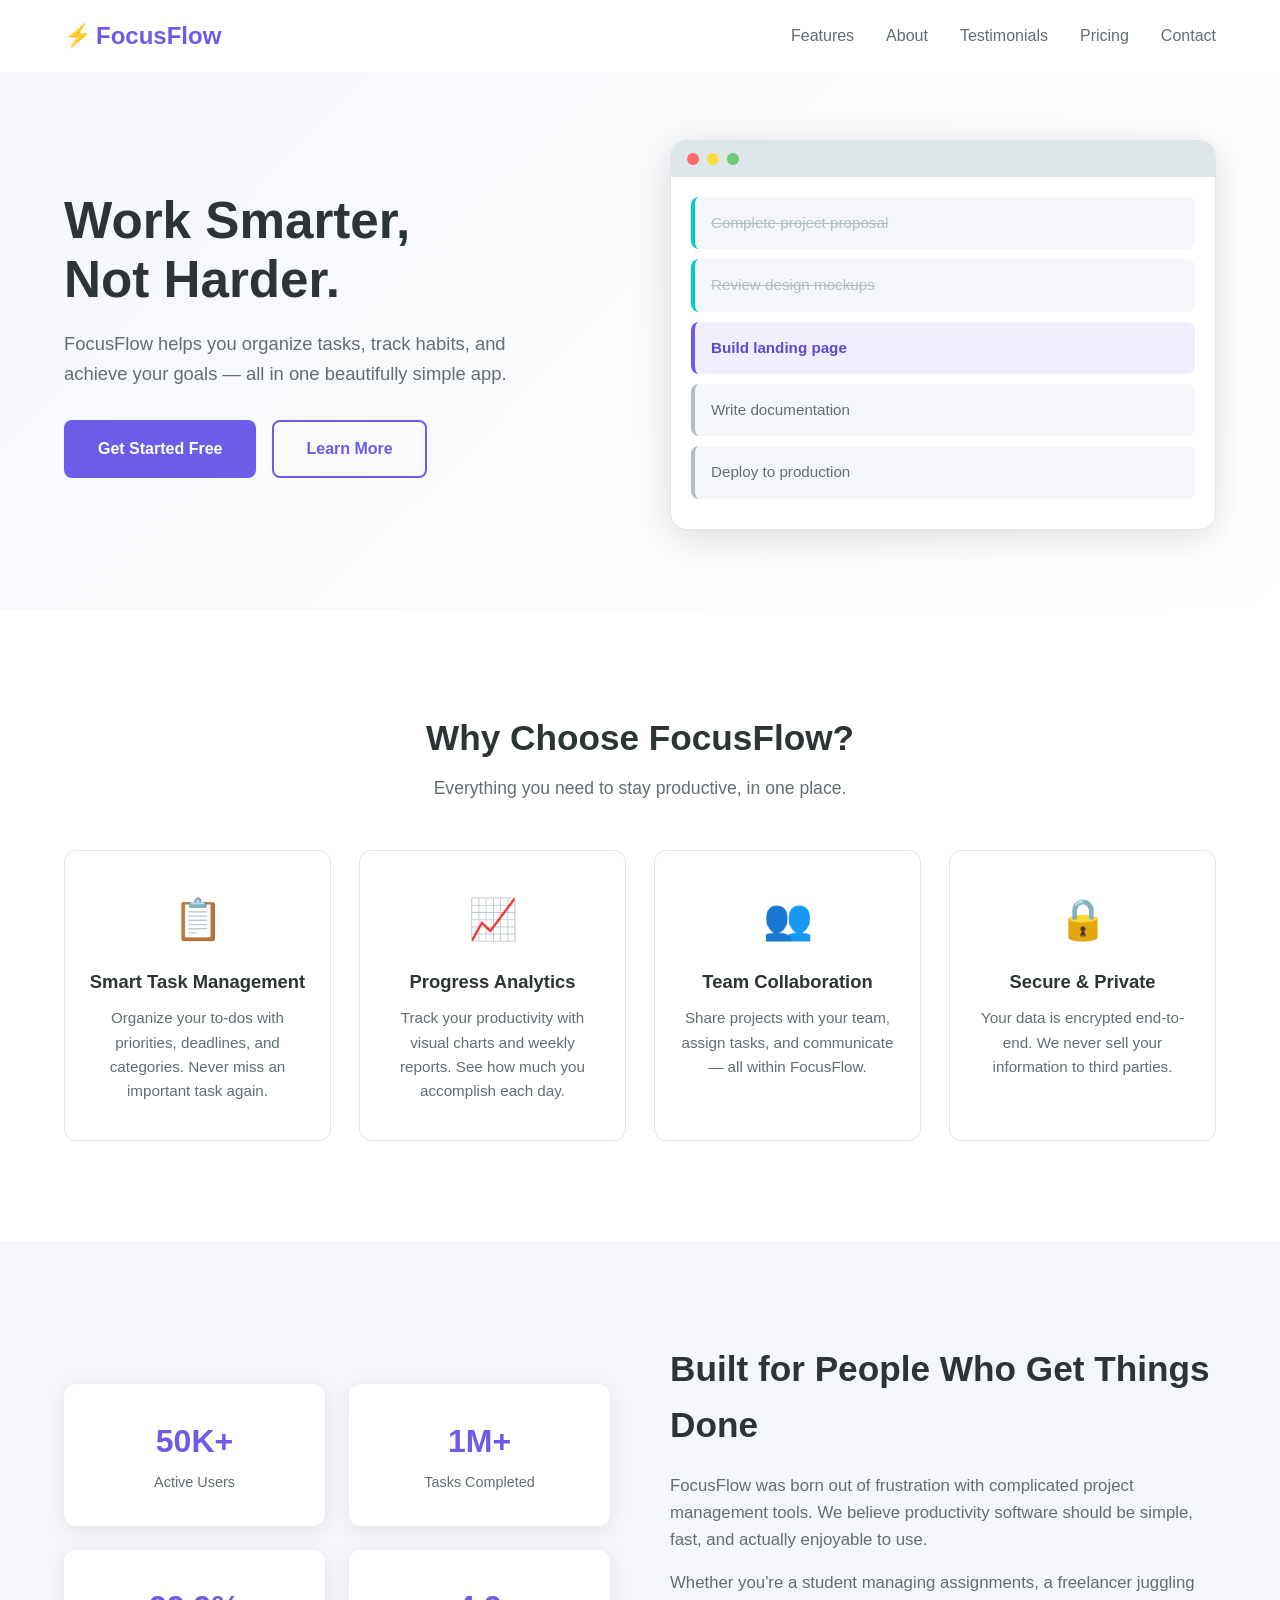
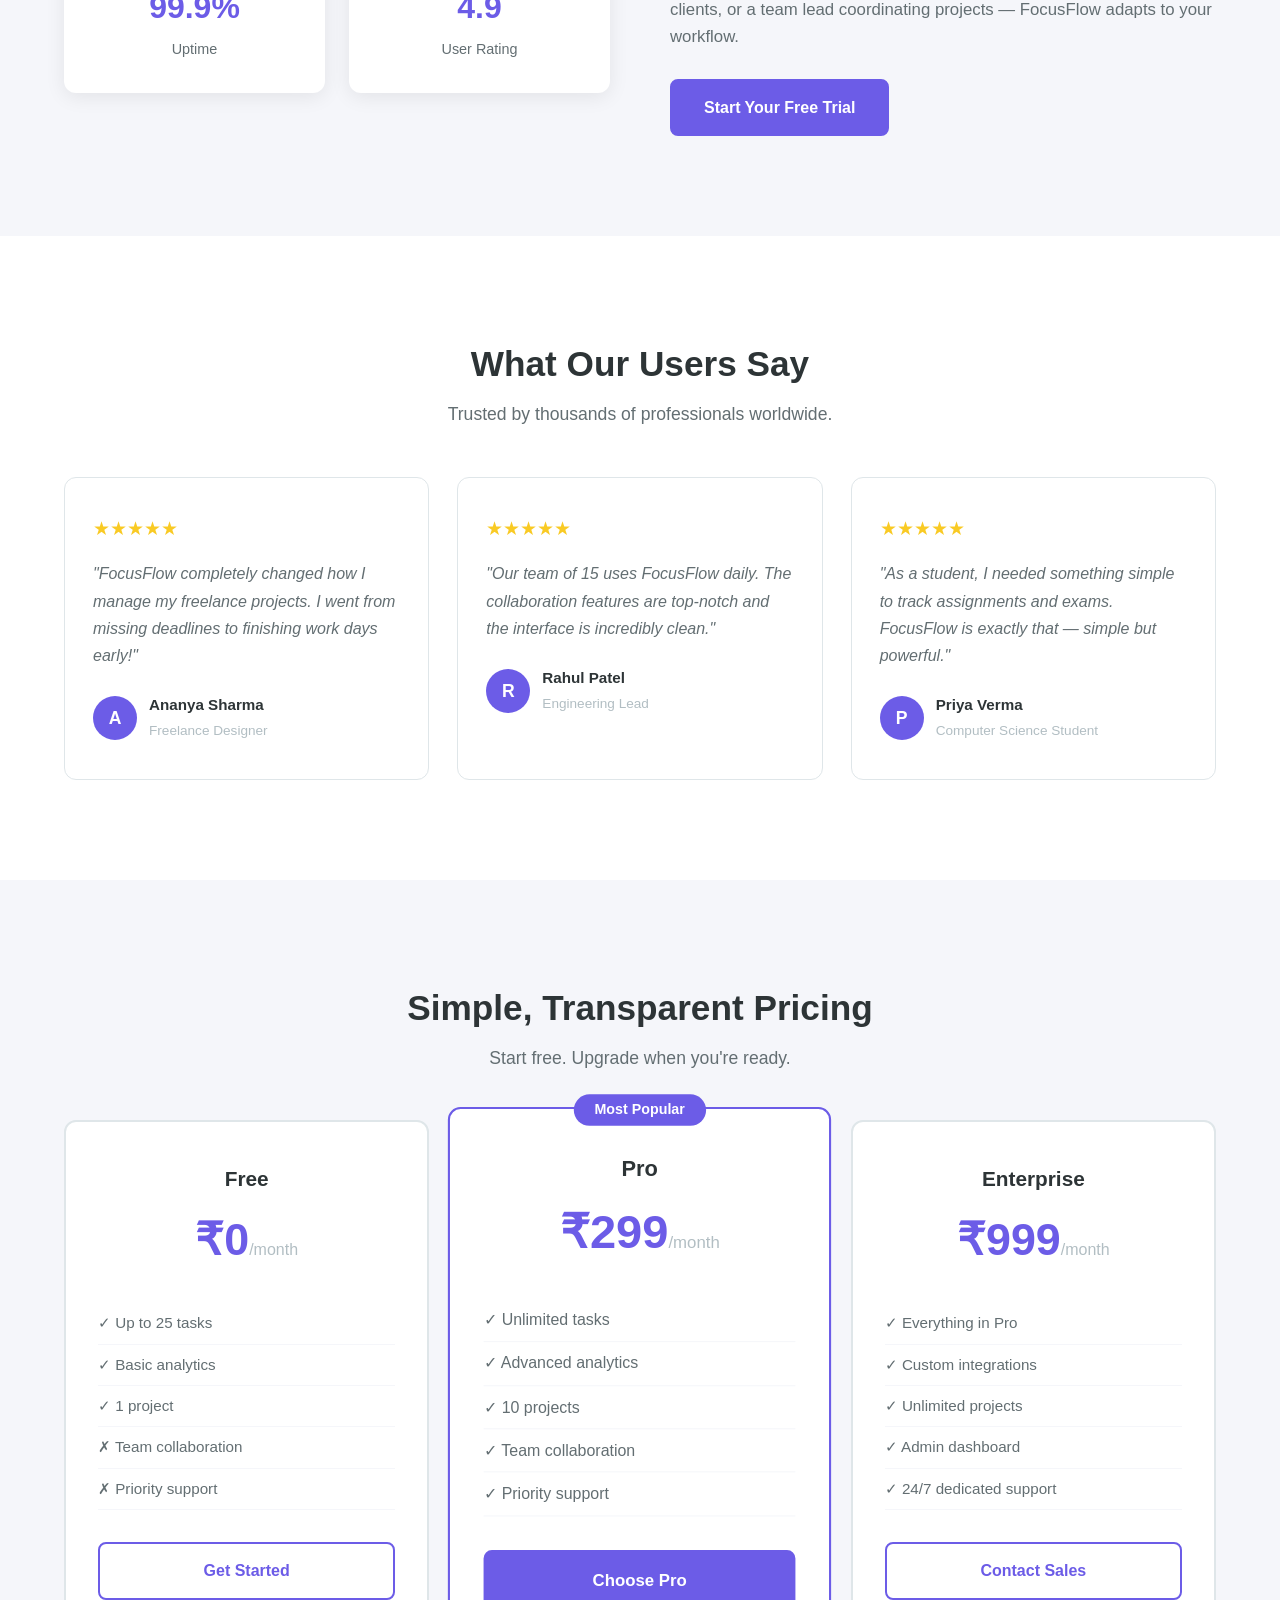
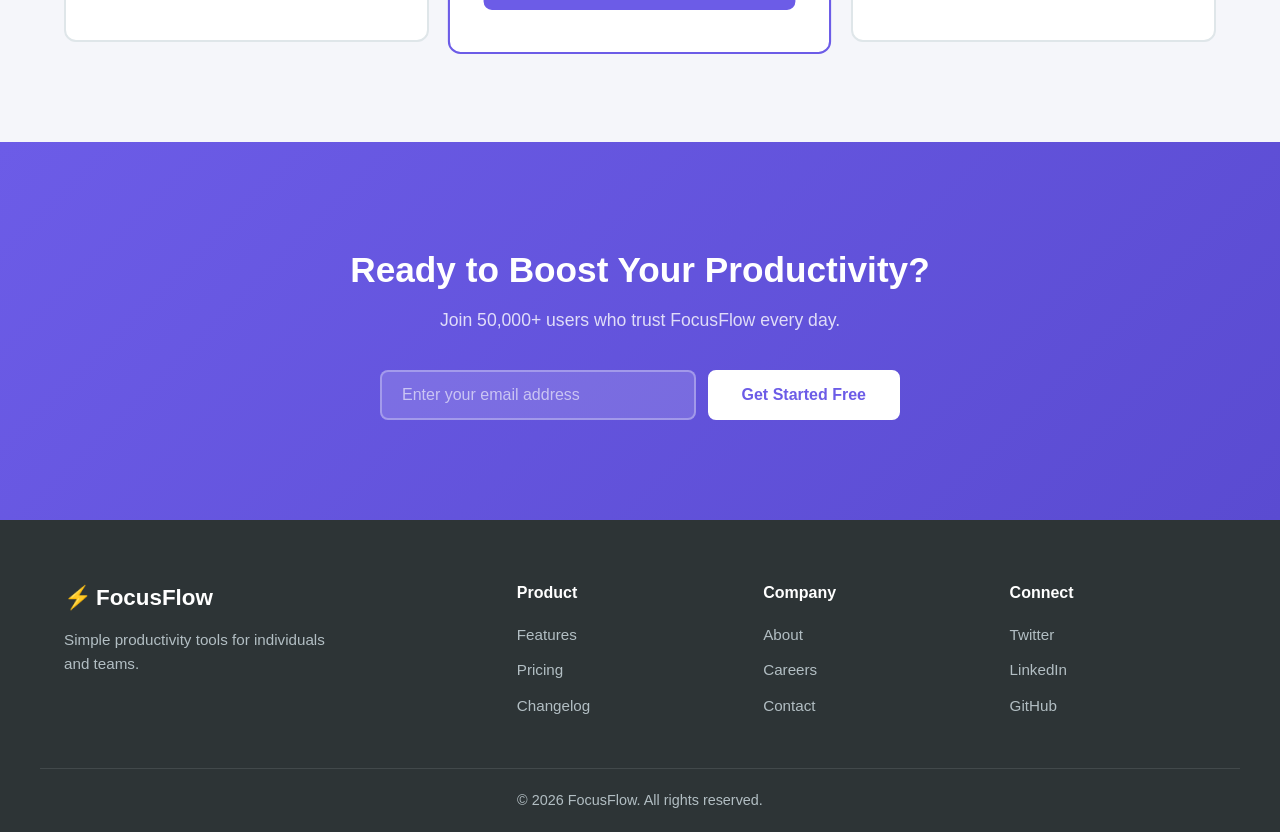
<file: Web-Development-Level-1-Landing-Page/index.html>
<!DOCTYPE html>
<html lang="en">
<head>
    <meta charset="UTF-8">
    <meta name="viewport" content="width=device-width, initial-scale=1.0">
    <title>FocusFlow — Boost Your Productivity</title>
    <link rel="stylesheet" href="style.css">
</head>
<body>

    <!-- ========== HEADER / NAVIGATION ========== -->
    <header class="header" id="header">
        <nav class="nav container">
            <a href="#" class="nav__logo">
                <span class="logo-icon">&#9889;</span> FocusFlow
            </a>

            <div class="nav__menu" id="nav-menu">
                <ul class="nav__list">
                    <li><a href="#features" class="nav__link">Features</a></li>
                    <li><a href="#about" class="nav__link">About</a></li>
                    <li><a href="#testimonials" class="nav__link">Testimonials</a></li>
                    <li><a href="#pricing" class="nav__link">Pricing</a></li>
                    <li><a href="#contact" class="nav__link">Contact</a></li>
                </ul>
                <button class="nav__close" id="nav-close">&times;</button>
            </div>

            <button class="nav__toggle" id="nav-toggle">&#9776;</button>
        </nav>
    </header>

    <main>

        <!-- ========== HERO SECTION ========== -->
        <section class="hero" id="hero">
            <div class="container hero__container">
                <div class="hero__content">
                    <h1 class="hero__title fade-in">
                        Work Smarter,<br>Not Harder.
                    </h1>
                    <p class="hero__subtitle fade-in">
                        FocusFlow helps you organize tasks, track habits, and achieve your goals — all in one beautifully simple app.
                    </p>
                    <div class="hero__buttons fade-in">
                        <a href="#pricing" class="btn btn--primary">Get Started Free</a>
                        <a href="#features" class="btn btn--outline">Learn More</a>
                    </div>
                </div>
                <div class="hero__image fade-in">
                    <div class="hero__mockup">
                        <div class="mockup__screen">
                            <div class="mockup__header">
                                <span class="mockup__dot mockup__dot--red"></span>
                                <span class="mockup__dot mockup__dot--yellow"></span>
                                <span class="mockup__dot mockup__dot--green"></span>
                            </div>
                            <div class="mockup__body">
                                <div class="mockup__task mockup__task--done">Complete project proposal</div>
                                <div class="mockup__task mockup__task--done">Review design mockups</div>
                                <div class="mockup__task mockup__task--active">Build landing page</div>
                                <div class="mockup__task">Write documentation</div>
                                <div class="mockup__task">Deploy to production</div>
                            </div>
                        </div>
                    </div>
                </div>
            </div>
        </section>

        <!-- ========== FEATURES SECTION ========== -->
        <section class="features" id="features">
            <div class="container">
                <h2 class="section__title">Why Choose FocusFlow?</h2>
                <p class="section__subtitle">Everything you need to stay productive, in one place.</p>

                <div class="features__grid">
                    <article class="feature-card">
                        <div class="feature-card__icon">&#128203;</div>
                        <h3 class="feature-card__title">Smart Task Management</h3>
                        <p class="feature-card__text">
                            Organize your to-dos with priorities, deadlines, and categories. Never miss an important task again.
                        </p>
                    </article>

                    <article class="feature-card">
                        <div class="feature-card__icon">&#128200;</div>
                        <h3 class="feature-card__title">Progress Analytics</h3>
                        <p class="feature-card__text">
                            Track your productivity with visual charts and weekly reports. See how much you accomplish each day.
                        </p>
                    </article>

                    <article class="feature-card">
                        <div class="feature-card__icon">&#128101;</div>
                        <h3 class="feature-card__title">Team Collaboration</h3>
                        <p class="feature-card__text">
                            Share projects with your team, assign tasks, and communicate — all within FocusFlow.
                        </p>
                    </article>

                    <article class="feature-card">
                        <div class="feature-card__icon">&#128274;</div>
                        <h3 class="feature-card__title">Secure & Private</h3>
                        <p class="feature-card__text">
                            Your data is encrypted end-to-end. We never sell your information to third parties.
                        </p>
                    </article>
                </div>
            </div>
        </section>

        <!-- ========== ABOUT SECTION ========== -->
        <section class="about" id="about">
            <div class="container about__container">
                <div class="about__image">
                    <div class="about__stats-box">
                        <div class="stat">
                            <span class="stat__number">50K+</span>
                            <span class="stat__label">Active Users</span>
                        </div>
                        <div class="stat">
                            <span class="stat__number">1M+</span>
                            <span class="stat__label">Tasks Completed</span>
                        </div>
                        <div class="stat">
                            <span class="stat__number">99.9%</span>
                            <span class="stat__label">Uptime</span>
                        </div>
                        <div class="stat">
                            <span class="stat__number">4.9</span>
                            <span class="stat__label">User Rating</span>
                        </div>
                    </div>
                </div>
                <div class="about__content">
                    <h2 class="section__title section__title--left">Built for People Who Get Things Done</h2>
                    <p class="about__text">
                        FocusFlow was born out of frustration with complicated project management tools. We believe productivity software should be simple, fast, and actually enjoyable to use.
                    </p>
                    <p class="about__text">
                        Whether you're a student managing assignments, a freelancer juggling clients, or a team lead coordinating projects — FocusFlow adapts to your workflow.
                    </p>
                    <a href="#pricing" class="btn btn--primary">Start Your Free Trial</a>
                </div>
            </div>
        </section>

        <!-- ========== TESTIMONIALS SECTION ========== -->
        <section class="testimonials" id="testimonials">
            <div class="container">
                <h2 class="section__title">What Our Users Say</h2>
                <p class="section__subtitle">Trusted by thousands of professionals worldwide.</p>

                <div class="testimonials__grid">
                    <article class="testimonial-card">
                        <div class="testimonial-card__stars">&#9733;&#9733;&#9733;&#9733;&#9733;</div>
                        <p class="testimonial-card__text">
                            "FocusFlow completely changed how I manage my freelance projects. I went from missing deadlines to finishing work days early!"
                        </p>
                        <div class="testimonial-card__author">
                            <div class="testimonial-card__avatar">A</div>
                            <div>
                                <strong>Ananya Sharma</strong>
                                <span>Freelance Designer</span>
                            </div>
                        </div>
                    </article>

                    <article class="testimonial-card">
                        <div class="testimonial-card__stars">&#9733;&#9733;&#9733;&#9733;&#9733;</div>
                        <p class="testimonial-card__text">
                            "Our team of 15 uses FocusFlow daily. The collaboration features are top-notch and the interface is incredibly clean."
                        </p>
                        <div class="testimonial-card__author">
                            <div class="testimonial-card__avatar">R</div>
                            <div>
                                <strong>Rahul Patel</strong>
                                <span>Engineering Lead</span>
                            </div>
                        </div>
                    </article>

                    <article class="testimonial-card">
                        <div class="testimonial-card__stars">&#9733;&#9733;&#9733;&#9733;&#9733;</div>
                        <p class="testimonial-card__text">
                            "As a student, I needed something simple to track assignments and exams. FocusFlow is exactly that — simple but powerful."
                        </p>
                        <div class="testimonial-card__author">
                            <div class="testimonial-card__avatar">P</div>
                            <div>
                                <strong>Priya Verma</strong>
                                <span>Computer Science Student</span>
                            </div>
                        </div>
                    </article>
                </div>
            </div>
        </section>

        <!-- ========== PRICING SECTION ========== -->
        <section class="pricing" id="pricing">
            <div class="container">
                <h2 class="section__title">Simple, Transparent Pricing</h2>
                <p class="section__subtitle">Start free. Upgrade when you're ready.</p>

                <div class="pricing__grid">
                    <article class="pricing-card">
                        <h3 class="pricing-card__name">Free</h3>
                        <div class="pricing-card__price">&#8377;0<span>/month</span></div>
                        <ul class="pricing-card__features">
                            <li>&#10003; Up to 25 tasks</li>
                            <li>&#10003; Basic analytics</li>
                            <li>&#10003; 1 project</li>
                            <li>&#10007; Team collaboration</li>
                            <li>&#10007; Priority support</li>
                        </ul>
                        <a href="#" class="btn btn--outline btn--full">Get Started</a>
                    </article>

                    <article class="pricing-card pricing-card--popular">
                        <div class="pricing-card__badge">Most Popular</div>
                        <h3 class="pricing-card__name">Pro</h3>
                        <div class="pricing-card__price">&#8377;299<span>/month</span></div>
                        <ul class="pricing-card__features">
                            <li>&#10003; Unlimited tasks</li>
                            <li>&#10003; Advanced analytics</li>
                            <li>&#10003; 10 projects</li>
                            <li>&#10003; Team collaboration</li>
                            <li>&#10003; Priority support</li>
                        </ul>
                        <a href="#" class="btn btn--primary btn--full">Choose Pro</a>
                    </article>

                    <article class="pricing-card">
                        <h3 class="pricing-card__name">Enterprise</h3>
                        <div class="pricing-card__price">&#8377;999<span>/month</span></div>
                        <ul class="pricing-card__features">
                            <li>&#10003; Everything in Pro</li>
                            <li>&#10003; Custom integrations</li>
                            <li>&#10003; Unlimited projects</li>
                            <li>&#10003; Admin dashboard</li>
                            <li>&#10003; 24/7 dedicated support</li>
                        </ul>
                        <a href="#" class="btn btn--outline btn--full">Contact Sales</a>
                    </article>
                </div>
            </div>
        </section>

        <!-- ========== CONTACT / CTA SECTION ========== -->
        <section class="contact" id="contact">
            <div class="container contact__container">
                <h2 class="section__title">Ready to Boost Your Productivity?</h2>
                <p class="section__subtitle">Join 50,000+ users who trust FocusFlow every day.</p>
                <div class="contact__form-wrapper">
                    <form class="contact__form" onsubmit="return false;">
                        <input type="email" placeholder="Enter your email address" class="contact__input" required>
                        <button type="submit" class="btn btn--primary">Get Started Free</button>
                    </form>
                </div>
            </div>
        </section>

    </main>

    <!-- ========== FOOTER ========== -->
    <footer class="footer">
        <div class="container footer__container">
            <div class="footer__brand">
                <a href="#" class="footer__logo"><span class="logo-icon">&#9889;</span> FocusFlow</a>
                <p class="footer__description">
                    Simple productivity tools for individuals and teams.
                </p>
            </div>

            <div class="footer__links">
                <h4>Product</h4>
                <ul>
                    <li><a href="#features">Features</a></li>
                    <li><a href="#pricing">Pricing</a></li>
                    <li><a href="#">Changelog</a></li>
                </ul>
            </div>

            <div class="footer__links">
                <h4>Company</h4>
                <ul>
                    <li><a href="#about">About</a></li>
                    <li><a href="#">Careers</a></li>
                    <li><a href="#contact">Contact</a></li>
                </ul>
            </div>

            <div class="footer__links">
                <h4>Connect</h4>
                <ul>
                    <li><a href="#">Twitter</a></li>
                    <li><a href="#">LinkedIn</a></li>
                    <li><a href="#">GitHub</a></li>
                </ul>
            </div>
        </div>

        <div class="footer__bottom container">
            <p>&copy; 2026 FocusFlow. All rights reserved.</p>
        </div>
    </footer>

    <!-- ========== MOBILE NAV SCRIPT ========== -->
    <script>
        // Mobile menu toggle
        const navToggle = document.getElementById('nav-toggle');
        const navClose = document.getElementById('nav-close');
        const navMenu = document.getElementById('nav-menu');

        if (navToggle) {
            navToggle.addEventListener('click', () => navMenu.classList.add('show-menu'));
        }
        if (navClose) {
            navClose.addEventListener('click', () => navMenu.classList.remove('show-menu'));
        }

        // Close menu when a nav link is clicked
        document.querySelectorAll('.nav__link').forEach(link => {
            link.addEventListener('click', () => navMenu.classList.remove('show-menu'));
        });

        // Sticky header on scroll
        window.addEventListener('scroll', () => {
            const header = document.getElementById('header');
            if (window.scrollY >= 50) {
                header.classList.add('scroll-header');
            } else {
                header.classList.remove('scroll-header');
            }
        });

        // Fade-in animation on scroll
        const fadeElements = document.querySelectorAll('.fade-in');
        const observer = new IntersectionObserver((entries) => {
            entries.forEach(entry => {
                if (entry.isIntersecting) {
                    entry.target.classList.add('show');
                }
            });
        }, { threshold: 0.1 });

        fadeElements.forEach(el => observer.observe(el));
    </script>

</body>
</html>
</file>
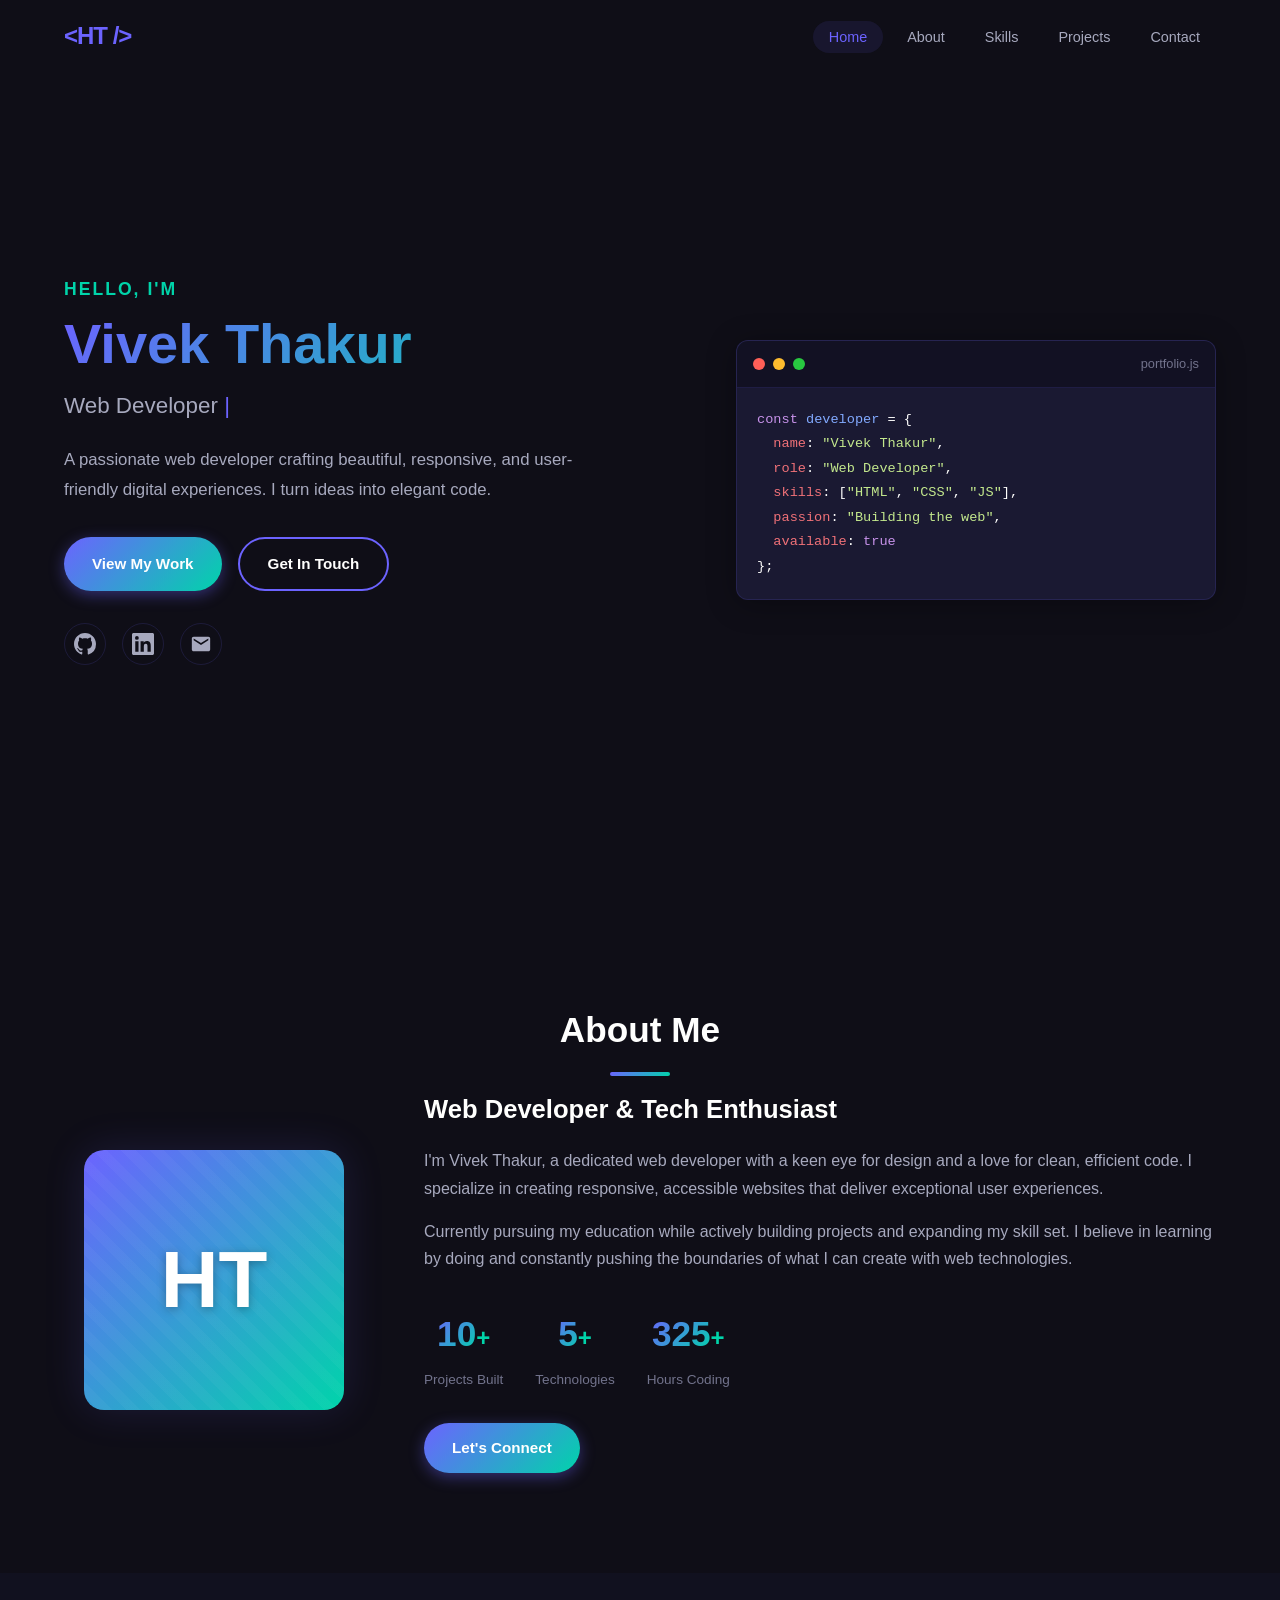
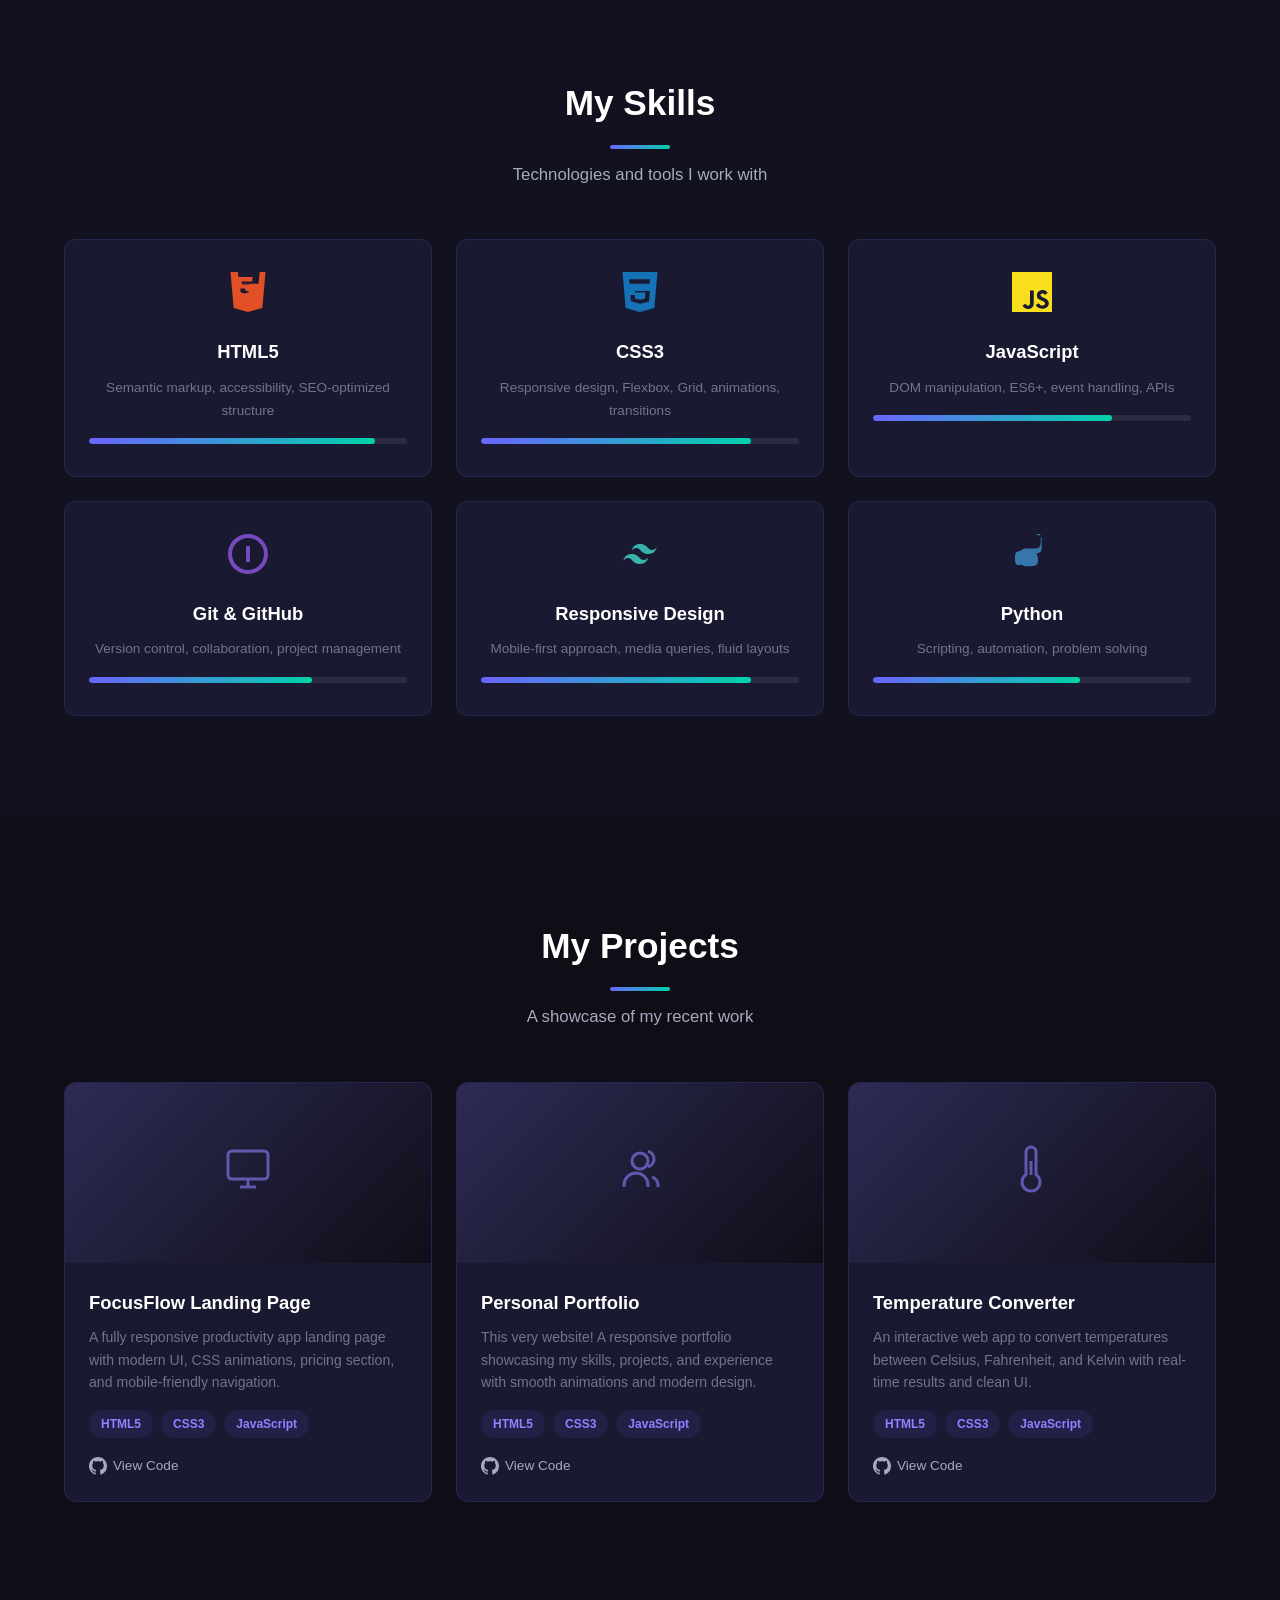
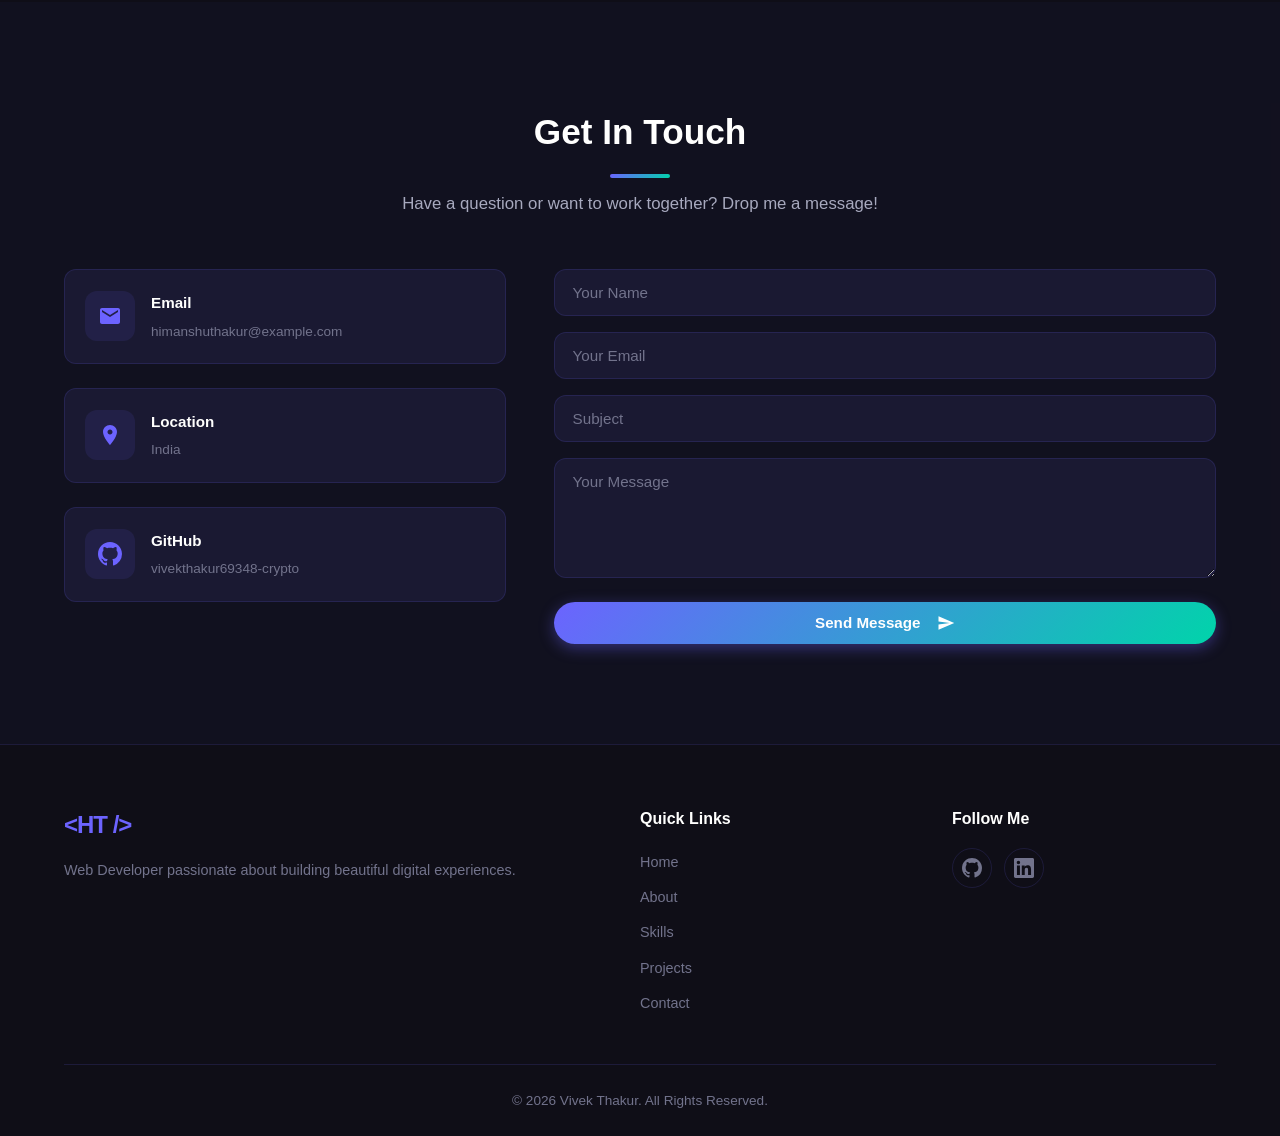
<file: Web-Development-Level-1-Portfolio/index.html>
<!DOCTYPE html>
<html lang="en">
<head>
    <meta charset="UTF-8">
    <meta name="viewport" content="width=device-width, initial-scale=1.0">
    <title>Vivek Thakur | Portfolio</title>
    <link rel="stylesheet" href="style.css">
</head>
<body>

    <!-- ========== HEADER / NAVIGATION ========== -->
    <header id="header">
        <nav class="navbar">
            <a href="#" class="logo">&lt;HT /&gt;</a>
            <ul class="nav-links" id="navLinks">
                <li><a href="#home" class="nav-link active">Home</a></li>
                <li><a href="#about" class="nav-link">About</a></li>
                <li><a href="#skills" class="nav-link">Skills</a></li>
                <li><a href="#projects" class="nav-link">Projects</a></li>
                <li><a href="#contact" class="nav-link">Contact</a></li>
            </ul>
            <button class="hamburger" id="hamburger" aria-label="Toggle menu">
                <span class="bar"></span>
                <span class="bar"></span>
                <span class="bar"></span>
            </button>
        </nav>
    </header>

    <main>

        <!-- ========== HERO / HOME ========== -->
        <section id="home" class="hero">
            <div class="hero-content">
                <p class="hero-greeting">Hello, I'm</p>
                <h1 class="hero-name">Vivek Thakur</h1>
                <div class="hero-typing-wrapper">
                    <span class="hero-role" id="typingText"></span>
                    <span class="cursor">|</span>
                </div>
                <p class="hero-description">
                    A passionate web developer crafting beautiful, responsive, and user-friendly digital experiences. I turn ideas into elegant code.
                </p>
                <div class="hero-buttons">
                    <a href="#projects" class="btn btn-primary">View My Work</a>
                    <a href="#contact" class="btn btn-outline">Get In Touch</a>
                </div>
                <div class="hero-socials">
                    <a href="https://github.com/vivekthakur69348-crypto" target="_blank" rel="noopener" aria-label="GitHub">
                        <svg viewBox="0 0 24 24" width="22" height="22" fill="currentColor"><path d="M12 0C5.37 0 0 5.37 0 12c0 5.31 3.435 9.795 8.205 11.385.6.105.825-.255.825-.57 0-.285-.015-1.23-.015-2.235-3.015.555-3.795-.735-4.035-1.41-.135-.345-.72-1.41-1.23-1.695-.42-.225-1.02-.78-.015-.795.945-.015 1.62.87 1.845 1.23 1.08 1.815 2.805 1.305 3.495.99.105-.78.42-1.305.765-1.605-2.67-.3-5.46-1.335-5.46-5.925 0-1.305.465-2.385 1.23-3.225-.12-.3-.54-1.53.12-3.18 0 0 1.005-.315 3.3 1.23.96-.27 1.98-.405 3-.405s2.04.135 3 .405c2.295-1.56 3.3-1.23 3.3-1.23.66 1.65.24 2.88.12 3.18.765.84 1.23 1.905 1.23 3.225 0 4.605-2.805 5.625-5.475 5.925.435.375.81 1.095.81 2.22 0 1.605-.015 2.895-.015 3.3 0 .315.225.69.825.57A12.02 12.02 0 0024 12c0-6.63-5.37-12-12-12z"/></svg>
                    </a>
                    <a href="https://www.linkedin.com/in/" target="_blank" rel="noopener" aria-label="LinkedIn">
                        <svg viewBox="0 0 24 24" width="22" height="22" fill="currentColor"><path d="M20.447 20.452h-3.554v-5.569c0-1.328-.027-3.037-1.852-3.037-1.853 0-2.136 1.445-2.136 2.939v5.667H9.351V9h3.414v1.561h.046c.477-.9 1.637-1.85 3.37-1.85 3.601 0 4.267 2.37 4.267 5.455v6.286zM5.337 7.433a2.062 2.062 0 01-2.063-2.065 2.064 2.064 0 112.063 2.065zm1.782 13.019H3.555V9h3.564v11.452zM22.225 0H1.771C.792 0 0 .774 0 1.729v20.542C0 23.227.792 24 1.771 24h20.451C23.2 24 24 23.227 24 22.271V1.729C24 .774 23.2 0 22.222 0h.003z"/></svg>
                    </a>
                    <a href="mailto:himanshuthakur@example.com" aria-label="Email">
                        <svg viewBox="0 0 24 24" width="22" height="22" fill="currentColor"><path d="M20 4H4c-1.1 0-2 .9-2 2v12c0 1.1.9 2 2 2h16c1.1 0 2-.9 2-2V6c0-1.1-.9-2-2-2zm0 4l-8 5-8-5V6l8 5 8-5v2z"/></svg>
                    </a>
                </div>
            </div>
            <div class="hero-visual">
                <div class="code-window">
                    <div class="code-header">
                        <span class="dot red"></span>
                        <span class="dot yellow"></span>
                        <span class="dot green"></span>
                        <span class="code-title">portfolio.js</span>
                    </div>
                    <pre class="code-body"><code><span class="code-keyword">const</span> <span class="code-variable">developer</span> = {
  <span class="code-property">name</span>: <span class="code-string">"Vivek Thakur"</span>,
  <span class="code-property">role</span>: <span class="code-string">"Web Developer"</span>,
  <span class="code-property">skills</span>: [<span class="code-string">"HTML"</span>, <span class="code-string">"CSS"</span>, <span class="code-string">"JS"</span>],
  <span class="code-property">passion</span>: <span class="code-string">"Building the web"</span>,
  <span class="code-property">available</span>: <span class="code-keyword">true</span>
};</code></pre>
                </div>
            </div>
        </section>

        <!-- ========== ABOUT ========== -->
        <section id="about" class="section about">
            <div class="container">
                <h2 class="section-title">About Me</h2>
                <div class="about-grid">
                    <div class="about-image">
                        <div class="about-avatar">
                            <span class="avatar-text">HT</span>
                        </div>
                    </div>
                    <div class="about-text">
                        <h3>Web Developer &amp; Tech Enthusiast</h3>
                        <p>
                            I'm Vivek Thakur, a dedicated web developer with a keen eye for design and a love for clean, efficient code. I specialize in creating responsive, accessible websites that deliver exceptional user experiences.
                        </p>
                        <p>
                            Currently pursuing my education while actively building projects and expanding my skill set. I believe in learning by doing and constantly pushing the boundaries of what I can create with web technologies.
                        </p>
                        <div class="about-stats">
                            <div class="stat-item">
                                <span class="stat-number" data-count="10">0</span><span class="stat-plus">+</span>
                                <span class="stat-label">Projects Built</span>
                            </div>
                            <div class="stat-item">
                                <span class="stat-number" data-count="5">0</span><span class="stat-plus">+</span>
                                <span class="stat-label">Technologies</span>
                            </div>
                            <div class="stat-item">
                                <span class="stat-number" data-count="500">0</span><span class="stat-plus">+</span>
                                <span class="stat-label">Hours Coding</span>
                            </div>
                        </div>
                        <a href="#contact" class="btn btn-primary">Let's Connect</a>
                    </div>
                </div>
            </div>
        </section>

        <!-- ========== SKILLS ========== -->
        <section id="skills" class="section skills">
            <div class="container">
                <h2 class="section-title">My Skills</h2>
                <p class="section-subtitle">Technologies and tools I work with</p>
                <div class="skills-grid">
                    <div class="skill-card">
                        <div class="skill-icon">
                            <svg viewBox="0 0 24 24" width="40" height="40"><path fill="#E34F26" d="M1.5 0h21l-1.91 21.563L11.977 24l-8.564-2.438L1.5 0zm7.031 9.75l-.232-2.718 10.059.003.071-.757.541-6.03.088-.967H5.879l.174 1.904.157 1.878h8.57l-.262 2.687H8.133l.166 1.914h5.666l-.32 3.42-1.643.46-1.65-.462-.107-1.183H7.4l.191 2.308 2.411.665 2.427-.665.432-4.874H8.531z"/></svg>
                        </div>
                        <h3>HTML5</h3>
                        <p>Semantic markup, accessibility, SEO-optimized structure</p>
                        <div class="skill-bar"><div class="skill-progress" data-width="90"></div></div>
                    </div>
                    <div class="skill-card">
                        <div class="skill-icon">
                            <svg viewBox="0 0 24 24" width="40" height="40"><path fill="#1572B6" d="M1.5 0h21l-1.91 21.563L11.977 24l-8.565-2.438L1.5 0zm17.09 4.413L5.41 4.41l.213 2.622 10.125.002-.255 2.716h-6.64l.24 2.573h6.182l-.366 3.523-2.91.804-2.956-.81-.188-2.11h-2.61l.29 3.855L12 19.002l5.355-1.12.616-6.47H7.1L6.69 7.03h11.1l.2-2.617z"/></svg>
                        </div>
                        <h3>CSS3</h3>
                        <p>Responsive design, Flexbox, Grid, animations, transitions</p>
                        <div class="skill-bar"><div class="skill-progress" data-width="85"></div></div>
                    </div>
                    <div class="skill-card">
                        <div class="skill-icon">
                            <svg viewBox="0 0 24 24" width="40" height="40"><path fill="#F7DF1E" d="M0 0h24v24H0V0zm22.034 18.276c-.175-1.095-.888-2.015-3.003-2.873-.736-.345-1.554-.585-1.797-1.14-.091-.33-.105-.51-.046-.705.15-.646.915-.84 1.515-.66.39.12.75.42.976.9 1.034-.676 1.034-.676 1.755-1.125-.27-.42-.405-.6-.586-.78-.63-.705-1.469-1.065-2.834-1.034l-.705.089c-.676.165-1.32.525-1.71 1.005-1.14 1.291-.811 3.541.569 4.471 1.365 1.02 3.361 1.244 3.616 2.205.24 1.17-.87 1.545-1.966 1.41-.811-.18-1.26-.586-1.755-1.336l-1.83 1.051c.21.48.45.689.81 1.109 1.74 1.756 6.09 1.666 6.871-1.004.029-.09.24-.705.074-1.65l.046.067zm-8.983-7.245h-2.248c0 1.938-.009 3.864-.009 5.805 0 1.232.063 2.363-.138 2.711-.33.689-1.18.601-1.566.48-.396-.196-.597-.466-.83-.855-.063-.105-.11-.196-.127-.196l-1.825 1.125c.305.63.75 1.172 1.324 1.517.855.51 2.004.675 3.207.405.783-.226 1.458-.691 1.811-1.411.51-.93.402-2.07.397-3.346.012-2.054 0-4.109 0-6.179l.004-.056z"/></svg>
                        </div>
                        <h3>JavaScript</h3>
                        <p>DOM manipulation, ES6+, event handling, APIs</p>
                        <div class="skill-bar"><div class="skill-progress" data-width="75"></div></div>
                    </div>
                    <div class="skill-card">
                        <div class="skill-icon">
                            <svg viewBox="0 0 24 24" width="40" height="40"><path fill="#764ABC" d="M12 0C5.37 0 0 5.37 0 12s5.37 12 12 12 12-5.37 12-12S18.63 0 12 0zm0 2.4A9.6 9.6 0 0121.6 12 9.6 9.6 0 0112 21.6 9.6 9.6 0 012.4 12 9.6 9.6 0 0112 2.4zm-1.2 4.8v9.6h2.4V7.2h-2.4z"/></svg>
                        </div>
                        <h3>Git &amp; GitHub</h3>
                        <p>Version control, collaboration, project management</p>
                        <div class="skill-bar"><div class="skill-progress" data-width="70"></div></div>
                    </div>
                    <div class="skill-card">
                        <div class="skill-icon">
                            <svg viewBox="0 0 24 24" width="40" height="40"><path fill="#38B2AC" d="M12 6.036c-2.667 0-4.333 1.325-5 3.976 1-1.325 2.167-1.822 3.5-1.49.761.189 1.305.738 1.906 1.345C13.387 10.855 14.522 12 17 12c2.667 0 4.333-1.325 5-3.976-1 1.325-2.166 1.822-3.5 1.49-.761-.189-1.305-.738-1.907-1.345-.98-.988-2.114-2.133-4.593-2.133zM7 12c-2.667 0-4.333 1.325-5 3.976 1-1.326 2.167-1.822 3.5-1.49.761.189 1.305.738 1.907 1.345.98.989 2.115 2.133 4.593 2.133 2.667 0 4.333-1.325 5-3.976-1 1.325-2.167 1.822-3.5 1.49-.761-.189-1.305-.738-1.906-1.345C10.613 13.145 9.478 12 7 12z"/></svg>
                        </div>
                        <h3>Responsive Design</h3>
                        <p>Mobile-first approach, media queries, fluid layouts</p>
                        <div class="skill-bar"><div class="skill-progress" data-width="85"></div></div>
                    </div>
                    <div class="skill-card">
                        <div class="skill-icon">
                            <svg viewBox="0 0 24 24" width="40" height="40"><path fill="#3776AB" d="M14.25.18l.9.2.73.26.59.3.45.32.34.34.25.34.16.33.1.3.04.26.02.2-.01.13V8.5l-.05.63-.13.55-.21.46-.26.38-.3.31-.33.25-.35.19-.35.14-.33.1-.3.07-.26.04-.21.02H8.77l-.69.05-.59.14-.5.22-.41.27-.33.32-.27.35-.2.36-.15.37-.1.35-.07.32-.04.27-.02.21v3.68H3.21l-.33-.12-.29-.21-.25-.29-.19-.35-.14-.4-.1-.45-.06-.48-.04-.5-.01-.51V13.5l.03-.6.1-.57.17-.52.25-.45.33-.38.42-.31.5-.24.58-.18.65-.13.72-.1.79-.07.84-.04.88-.02 1.72.02.83.05.75.09.66.13.59.17.52.21.45.25.4.29.34.33.3.36.25.4.21.42.17.46.13.48.1.52.07.54.04.58.02.6v.07l-.03.57-.08.52-.14.46-.2.4-.25.35-.3.3-.36.24-.4.2-.44.16-.48.12-.51.09-.54.06-.56.04-.58.02-.6.01-.6-.01-.58-.02-.55-.04-.52-.06-.48-.09-.44-.12-.4-.16-.36-.2-.32-.24-.27-.3-.23-.35-.19-.4-.15-.46-.11-.52-.08-.57-.04-.63v-3.51l.05-.62.14-.54.22-.46.3-.38.37-.31.44-.24.5-.18.57-.13.63-.09.68-.06.73-.04h4.42l.65-.05.57-.12.5-.19.42-.26.35-.32.29-.37.22-.42.17-.46.11-.49.07-.52.03-.55V2.5l-.03-.55-.07-.52-.11-.49-.17-.46-.22-.42-.29-.37-.35-.32-.42-.26-.5-.19-.57-.12-.65-.05H14.25z"/></svg>
                        </div>
                        <h3>Python</h3>
                        <p>Scripting, automation, problem solving</p>
                        <div class="skill-bar"><div class="skill-progress" data-width="65"></div></div>
                    </div>
                </div>
            </div>
        </section>

        <!-- ========== PROJECTS ========== -->
        <section id="projects" class="section projects">
            <div class="container">
                <h2 class="section-title">My Projects</h2>
                <p class="section-subtitle">A showcase of my recent work</p>
                <div class="projects-grid">
                    <article class="project-card">
                        <div class="project-image">
                            <div class="project-placeholder">
                                <svg viewBox="0 0 24 24" width="48" height="48" fill="none" stroke="currentColor" stroke-width="1.5"><rect x="2" y="3" width="20" height="14" rx="2"/><line x1="8" y1="21" x2="16" y2="21"/><line x1="12" y1="17" x2="12" y2="21"/></svg>
                            </div>
                        </div>
                        <div class="project-info">
                            <h3>FocusFlow Landing Page</h3>
                            <p>A fully responsive productivity app landing page with modern UI, CSS animations, pricing section, and mobile-friendly navigation.</p>
                            <div class="project-tags">
                                <span class="tag">HTML5</span>
                                <span class="tag">CSS3</span>
                                <span class="tag">JavaScript</span>
                            </div>
                            <div class="project-links">
                                <a href="https://github.com/vivekthakur69348-crypto/OIBSIP/tree/main/Web-Development-Level-1-Landing-Page" target="_blank" rel="noopener" class="project-link">
                                    <svg viewBox="0 0 24 24" width="18" height="18" fill="currentColor"><path d="M12 0C5.37 0 0 5.37 0 12c0 5.31 3.435 9.795 8.205 11.385.6.105.825-.255.825-.57 0-.285-.015-1.23-.015-2.235-3.015.555-3.795-.735-4.035-1.41-.135-.345-.72-1.41-1.23-1.695-.42-.225-1.02-.78-.015-.795.945-.015 1.62.87 1.845 1.23 1.08 1.815 2.805 1.305 3.495.99.105-.78.42-1.305.765-1.605-2.67-.3-5.46-1.335-5.46-5.925 0-1.305.465-2.385 1.23-3.225-.12-.3-.54-1.53.12-3.18 0 0 1.005-.315 3.3 1.23.96-.27 1.98-.405 3-.405s2.04.135 3 .405c2.295-1.56 3.3-1.23 3.3-1.23.66 1.65.24 2.88.12 3.18.765.84 1.23 1.905 1.23 3.225 0 4.605-2.805 5.625-5.475 5.925.435.375.81 1.095.81 2.22 0 1.605-.015 2.895-.015 3.3 0 .315.225.69.825.57A12.02 12.02 0 0024 12c0-6.63-5.37-12-12-12z"/></svg>
                                    View Code
                                </a>
                            </div>
                        </div>
                    </article>
                    <article class="project-card">
                        <div class="project-image">
                            <div class="project-placeholder">
                                <svg viewBox="0 0 24 24" width="48" height="48" fill="none" stroke="currentColor" stroke-width="1.5"><circle cx="12" cy="8" r="4"/><path d="M4 21v-1a6 6 0 0112 0v1"/><path d="M16 3.13a4 4 0 010 7.75"/><path d="M21 21v-1a4 4 0 00-3-3.87"/></svg>
                            </div>
                        </div>
                        <div class="project-info">
                            <h3>Personal Portfolio</h3>
                            <p>This very website! A responsive portfolio showcasing my skills, projects, and experience with smooth animations and modern design.</p>
                            <div class="project-tags">
                                <span class="tag">HTML5</span>
                                <span class="tag">CSS3</span>
                                <span class="tag">JavaScript</span>
                            </div>
                            <div class="project-links">
                                <a href="https://github.com/vivekthakur69348-crypto/OIBSIP/tree/main/Web-Development-Level-1-Portfolio" target="_blank" rel="noopener" class="project-link">
                                    <svg viewBox="0 0 24 24" width="18" height="18" fill="currentColor"><path d="M12 0C5.37 0 0 5.37 0 12c0 5.31 3.435 9.795 8.205 11.385.6.105.825-.255.825-.57 0-.285-.015-1.23-.015-2.235-3.015.555-3.795-.735-4.035-1.41-.135-.345-.72-1.41-1.23-1.695-.42-.225-1.02-.78-.015-.795.945-.015 1.62.87 1.845 1.23 1.08 1.815 2.805 1.305 3.495.99.105-.78.42-1.305.765-1.605-2.67-.3-5.46-1.335-5.46-5.925 0-1.305.465-2.385 1.23-3.225-.12-.3-.54-1.53.12-3.18 0 0 1.005-.315 3.3 1.23.96-.27 1.98-.405 3-.405s2.04.135 3 .405c2.295-1.56 3.3-1.23 3.3-1.23.66 1.65.24 2.88.12 3.18.765.84 1.23 1.905 1.23 3.225 0 4.605-2.805 5.625-5.475 5.925.435.375.81 1.095.81 2.22 0 1.605-.015 2.895-.015 3.3 0 .315.225.69.825.57A12.02 12.02 0 0024 12c0-6.63-5.37-12-12-12z"/></svg>
                                    View Code
                                </a>
                            </div>
                        </div>
                    </article>
                    <article class="project-card">
                        <div class="project-image">
                            <div class="project-placeholder">
                                <svg viewBox="0 0 24 24" width="48" height="48" fill="none" stroke="currentColor" stroke-width="1.5"><path d="M14 14.76V3.5a2.5 2.5 0 00-5 0v11.26a4.5 4.5 0 105 0z"/><line x1="11.5" y1="8" x2="11.5" y2="15"/></svg>
                            </div>
                        </div>
                        <div class="project-info">
                            <h3>Temperature Converter</h3>
                            <p>An interactive web app to convert temperatures between Celsius, Fahrenheit, and Kelvin with real-time results and clean UI.</p>
                            <div class="project-tags">
                                <span class="tag">HTML5</span>
                                <span class="tag">CSS3</span>
                                <span class="tag">JavaScript</span>
                            </div>
                            <div class="project-links">
                                <a href="https://github.com/vivekthakur69348-crypto/OIBSIP/tree/main/Web-Development-Level-1-Temperature-Converter" target="_blank" rel="noopener" class="project-link">
                                    <svg viewBox="0 0 24 24" width="18" height="18" fill="currentColor"><path d="M12 0C5.37 0 0 5.37 0 12c0 5.31 3.435 9.795 8.205 11.385.6.105.825-.255.825-.57 0-.285-.015-1.23-.015-2.235-3.015.555-3.795-.735-4.035-1.41-.135-.345-.72-1.41-1.23-1.695-.42-.225-1.02-.78-.015-.795.945-.015 1.62.87 1.845 1.23 1.08 1.815 2.805 1.305 3.495.99.105-.78.42-1.305.765-1.605-2.67-.3-5.46-1.335-5.46-5.925 0-1.305.465-2.385 1.23-3.225-.12-.3-.54-1.53.12-3.18 0 0 1.005-.315 3.3 1.23.96-.27 1.98-.405 3-.405s2.04.135 3 .405c2.295-1.56 3.3-1.23 3.3-1.23.66 1.65.24 2.88.12 3.18.765.84 1.23 1.905 1.23 3.225 0 4.605-2.805 5.625-5.475 5.925.435.375.81 1.095.81 2.22 0 1.605-.015 2.895-.015 3.3 0 .315.225.69.825.57A12.02 12.02 0 0024 12c0-6.63-5.37-12-12-12z"/></svg>
                                    View Code
                                </a>
                            </div>
                        </div>
                    </article>
                </div>
            </div>
        </section>

        <!-- ========== CONTACT ========== -->
        <section id="contact" class="section contact">
            <div class="container">
                <h2 class="section-title">Get In Touch</h2>
                <p class="section-subtitle">Have a question or want to work together? Drop me a message!</p>
                <div class="contact-grid">
                    <div class="contact-info-panel">
                        <div class="contact-item">
                            <div class="contact-icon">
                                <svg viewBox="0 0 24 24" width="24" height="24" fill="currentColor"><path d="M20 4H4c-1.1 0-2 .9-2 2v12c0 1.1.9 2 2 2h16c1.1 0 2-.9 2-2V6c0-1.1-.9-2-2-2zm0 4l-8 5-8-5V6l8 5 8-5v2z"/></svg>
                            </div>
                            <div>
                                <h4>Email</h4>
                                <p>himanshuthakur@example.com</p>
                            </div>
                        </div>
                        <div class="contact-item">
                            <div class="contact-icon">
                                <svg viewBox="0 0 24 24" width="24" height="24" fill="currentColor"><path d="M12 2C8.13 2 5 5.13 5 9c0 5.25 7 13 7 13s7-7.75 7-13c0-3.87-3.13-7-7-7zm0 9.5c-1.38 0-2.5-1.12-2.5-2.5s1.12-2.5 2.5-2.5 2.5 1.12 2.5 2.5-1.12 2.5-2.5 2.5z"/></svg>
                            </div>
                            <div>
                                <h4>Location</h4>
                                <p>India</p>
                            </div>
                        </div>
                        <div class="contact-item">
                            <div class="contact-icon">
                                <svg viewBox="0 0 24 24" width="24" height="24" fill="currentColor"><path d="M12 0C5.37 0 0 5.37 0 12c0 5.31 3.435 9.795 8.205 11.385.6.105.825-.255.825-.57 0-.285-.015-1.23-.015-2.235-3.015.555-3.795-.735-4.035-1.41-.135-.345-.72-1.41-1.23-1.695-.42-.225-1.02-.78-.015-.795.945-.015 1.62.87 1.845 1.23 1.08 1.815 2.805 1.305 3.495.99.105-.78.42-1.305.765-1.605-2.67-.3-5.46-1.335-5.46-5.925 0-1.305.465-2.385 1.23-3.225-.12-.3-.54-1.53.12-3.18 0 0 1.005-.315 3.3 1.23.96-.27 1.98-.405 3-.405s2.04.135 3 .405c2.295-1.56 3.3-1.23 3.3-1.23.66 1.65.24 2.88.12 3.18.765.84 1.23 1.905 1.23 3.225 0 4.605-2.805 5.625-5.475 5.925.435.375.81 1.095.81 2.22 0 1.605-.015 2.895-.015 3.3 0 .315.225.69.825.57A12.02 12.02 0 0024 12c0-6.63-5.37-12-12-12z"/></svg>
                            </div>
                            <div>
                                <h4>GitHub</h4>
                                <p>vivekthakur69348-crypto</p>
                            </div>
                        </div>
                    </div>
                    <form class="contact-form" id="contactForm">
                        <div class="form-group">
                            <input type="text" id="name" placeholder="Your Name" required>
                        </div>
                        <div class="form-group">
                            <input type="email" id="email" placeholder="Your Email" required>
                        </div>
                        <div class="form-group">
                            <input type="text" id="subject" placeholder="Subject" required>
                        </div>
                        <div class="form-group">
                            <textarea id="message" rows="5" placeholder="Your Message" required></textarea>
                        </div>
                        <button type="submit" class="btn btn-primary btn-full">
                            Send Message
                            <svg viewBox="0 0 24 24" width="18" height="18" fill="currentColor" style="margin-left:8px"><path d="M2.01 21L23 12 2.01 3 2 10l15 2-15 2z"/></svg>
                        </button>
                    </form>
                </div>
            </div>
        </section>

    </main>

    <!-- ========== FOOTER ========== -->
    <footer class="footer">
        <div class="container">
            <div class="footer-grid">
                <div class="footer-brand">
                    <a href="#" class="logo">&lt;HT /&gt;</a>
                    <p>Web Developer passionate about building beautiful digital experiences.</p>
                </div>
                <div class="footer-links">
                    <h4>Quick Links</h4>
                    <ul>
                        <li><a href="#home">Home</a></li>
                        <li><a href="#about">About</a></li>
                        <li><a href="#skills">Skills</a></li>
                        <li><a href="#projects">Projects</a></li>
                        <li><a href="#contact">Contact</a></li>
                    </ul>
                </div>
                <div class="footer-social">
                    <h4>Follow Me</h4>
                    <div class="social-icons">
                        <a href="https://github.com/vivekthakur69348-crypto" target="_blank" rel="noopener" aria-label="GitHub">
                            <svg viewBox="0 0 24 24" width="20" height="20" fill="currentColor"><path d="M12 0C5.37 0 0 5.37 0 12c0 5.31 3.435 9.795 8.205 11.385.6.105.825-.255.825-.57 0-.285-.015-1.23-.015-2.235-3.015.555-3.795-.735-4.035-1.41-.135-.345-.72-1.41-1.23-1.695-.42-.225-1.02-.78-.015-.795.945-.015 1.62.87 1.845 1.23 1.08 1.815 2.805 1.305 3.495.99.105-.78.42-1.305.765-1.605-2.67-.3-5.46-1.335-5.46-5.925 0-1.305.465-2.385 1.23-3.225-.12-.3-.54-1.53.12-3.18 0 0 1.005-.315 3.3 1.23.96-.27 1.98-.405 3-.405s2.04.135 3 .405c2.295-1.56 3.3-1.23 3.3-1.23.66 1.65.24 2.88.12 3.18.765.84 1.23 1.905 1.23 3.225 0 4.605-2.805 5.625-5.475 5.925.435.375.81 1.095.81 2.22 0 1.605-.015 2.895-.015 3.3 0 .315.225.69.825.57A12.02 12.02 0 0024 12c0-6.63-5.37-12-12-12z"/></svg>
                        </a>
                        <a href="https://www.linkedin.com/in/" target="_blank" rel="noopener" aria-label="LinkedIn">
                            <svg viewBox="0 0 24 24" width="20" height="20" fill="currentColor"><path d="M20.447 20.452h-3.554v-5.569c0-1.328-.027-3.037-1.852-3.037-1.853 0-2.136 1.445-2.136 2.939v5.667H9.351V9h3.414v1.561h.046c.477-.9 1.637-1.85 3.37-1.85 3.601 0 4.267 2.37 4.267 5.455v6.286zM5.337 7.433a2.062 2.062 0 01-2.063-2.065 2.064 2.064 0 112.063 2.065zm1.782 13.019H3.555V9h3.564v11.452zM22.225 0H1.771C.792 0 0 .774 0 1.729v20.542C0 23.227.792 24 1.771 24h20.451C23.2 24 24 23.227 24 22.271V1.729C24 .774 23.2 0 22.222 0h.003z"/></svg>
                        </a>
                    </div>
                </div>
            </div>
            <div class="footer-bottom">
                <p>&copy; 2026 Vivek Thakur. All Rights Reserved.</p>
            </div>
        </div>
    </footer>

    <script>
        // ===== TYPING EFFECT =====
        const roles = ["Web Developer", "Frontend Enthusiast", "UI Designer", "Problem Solver"];
        let roleIndex = 0;
        let charIndex = 0;
        let isDeleting = false;
        const typingEl = document.getElementById("typingText");

        function typeEffect() {
            const currentRole = roles[roleIndex];
            if (isDeleting) {
                typingEl.textContent = currentRole.substring(0, charIndex - 1);
                charIndex--;
            } else {
                typingEl.textContent = currentRole.substring(0, charIndex + 1);
                charIndex++;
            }

            let speed = isDeleting ? 50 : 100;

            if (!isDeleting && charIndex === currentRole.length) {
                speed = 2000;
                isDeleting = true;
            } else if (isDeleting && charIndex === 0) {
                isDeleting = false;
                roleIndex = (roleIndex + 1) % roles.length;
                speed = 500;
            }
            setTimeout(typeEffect, speed);
        }
        typeEffect();

        // ===== MOBILE MENU TOGGLE =====
        const hamburger = document.getElementById("hamburger");
        const navLinks = document.getElementById("navLinks");

        hamburger.addEventListener("click", function() {
            navLinks.classList.toggle("active");
            hamburger.classList.toggle("active");
        });

        // Close menu on link click
        document.querySelectorAll(".nav-link").forEach(function(link) {
            link.addEventListener("click", function() {
                navLinks.classList.remove("active");
                hamburger.classList.remove("active");
            });
        });

        // ===== STICKY HEADER =====
        const header = document.getElementById("header");
        window.addEventListener("scroll", function() {
            if (window.scrollY > 50) {
                header.classList.add("scrolled");
            } else {
                header.classList.remove("scrolled");
            }
        });

        // ===== ACTIVE NAV ON SCROLL =====
        const sections = document.querySelectorAll("section[id]");
        window.addEventListener("scroll", function() {
            let current = "";
            sections.forEach(function(section) {
                const sectionTop = section.offsetTop - 100;
                if (window.scrollY >= sectionTop) {
                    current = section.getAttribute("id");
                }
            });
            document.querySelectorAll(".nav-link").forEach(function(link) {
                link.classList.remove("active");
                if (link.getAttribute("href") === "#" + current) {
                    link.classList.add("active");
                }
            });
        });

        // ===== SCROLL ANIMATIONS =====
        const observerOptions = { threshold: 0.15, rootMargin: "0px 0px -50px 0px" };
        const observer = new IntersectionObserver(function(entries) {
            entries.forEach(function(entry) {
                if (entry.isIntersecting) {
                    entry.target.classList.add("visible");
                    observer.unobserve(entry.target);
                }
            });
        }, observerOptions);

        document.querySelectorAll(".skill-card, .project-card, .about-grid, .contact-grid, .stat-item").forEach(function(el) {
            el.classList.add("fade-up");
            observer.observe(el);
        });

        // ===== SKILL BAR ANIMATION =====
        const skillObserver = new IntersectionObserver(function(entries) {
            entries.forEach(function(entry) {
                if (entry.isIntersecting) {
                    const bar = entry.target.querySelector(".skill-progress");
                    if (bar) {
                        bar.style.width = bar.getAttribute("data-width") + "%";
                    }
                }
            });
        }, { threshold: 0.5 });

        document.querySelectorAll(".skill-card").forEach(function(card) {
            skillObserver.observe(card);
        });

        // ===== COUNTER ANIMATION =====
        const counterObserver = new IntersectionObserver(function(entries) {
            entries.forEach(function(entry) {
                if (entry.isIntersecting) {
                    const counter = entry.target;
                    const target = parseInt(counter.getAttribute("data-count"));
                    let count = 0;
                    const increment = Math.ceil(target / 40);
                    const timer = setInterval(function() {
                        count += increment;
                        if (count >= target) {
                            count = target;
                            clearInterval(timer);
                        }
                        counter.textContent = count;
                    }, 30);
                    counterObserver.unobserve(counter);
                }
            });
        }, { threshold: 0.5 });

        document.querySelectorAll(".stat-number").forEach(function(el) {
            counterObserver.observe(el);
        });

        // ===== CONTACT FORM =====
        document.getElementById("contactForm").addEventListener("submit", function(e) {
            e.preventDefault();
            var btn = this.querySelector("button[type='submit']");
            btn.textContent = "Message Sent!";
            btn.style.background = "#10b981";
            setTimeout(function() {
                btn.innerHTML = 'Send Message <svg viewBox="0 0 24 24" width="18" height="18" fill="currentColor" style="margin-left:8px"><path d="M2.01 21L23 12 2.01 3 2 10l15 2-15 2z"/></svg>';
                btn.style.background = "";
            }, 3000);
            this.reset();
        });

        // ===== SMOOTH SCROLL =====
        document.querySelectorAll('a[href^="#"]').forEach(function(anchor) {
            anchor.addEventListener("click", function(e) {
                e.preventDefault();
                var target = document.querySelector(this.getAttribute("href"));
                if (target) {
                    target.scrollIntoView({ behavior: "smooth", block: "start" });
                }
            });
        });
    </script>
</body>
</html>
</file>
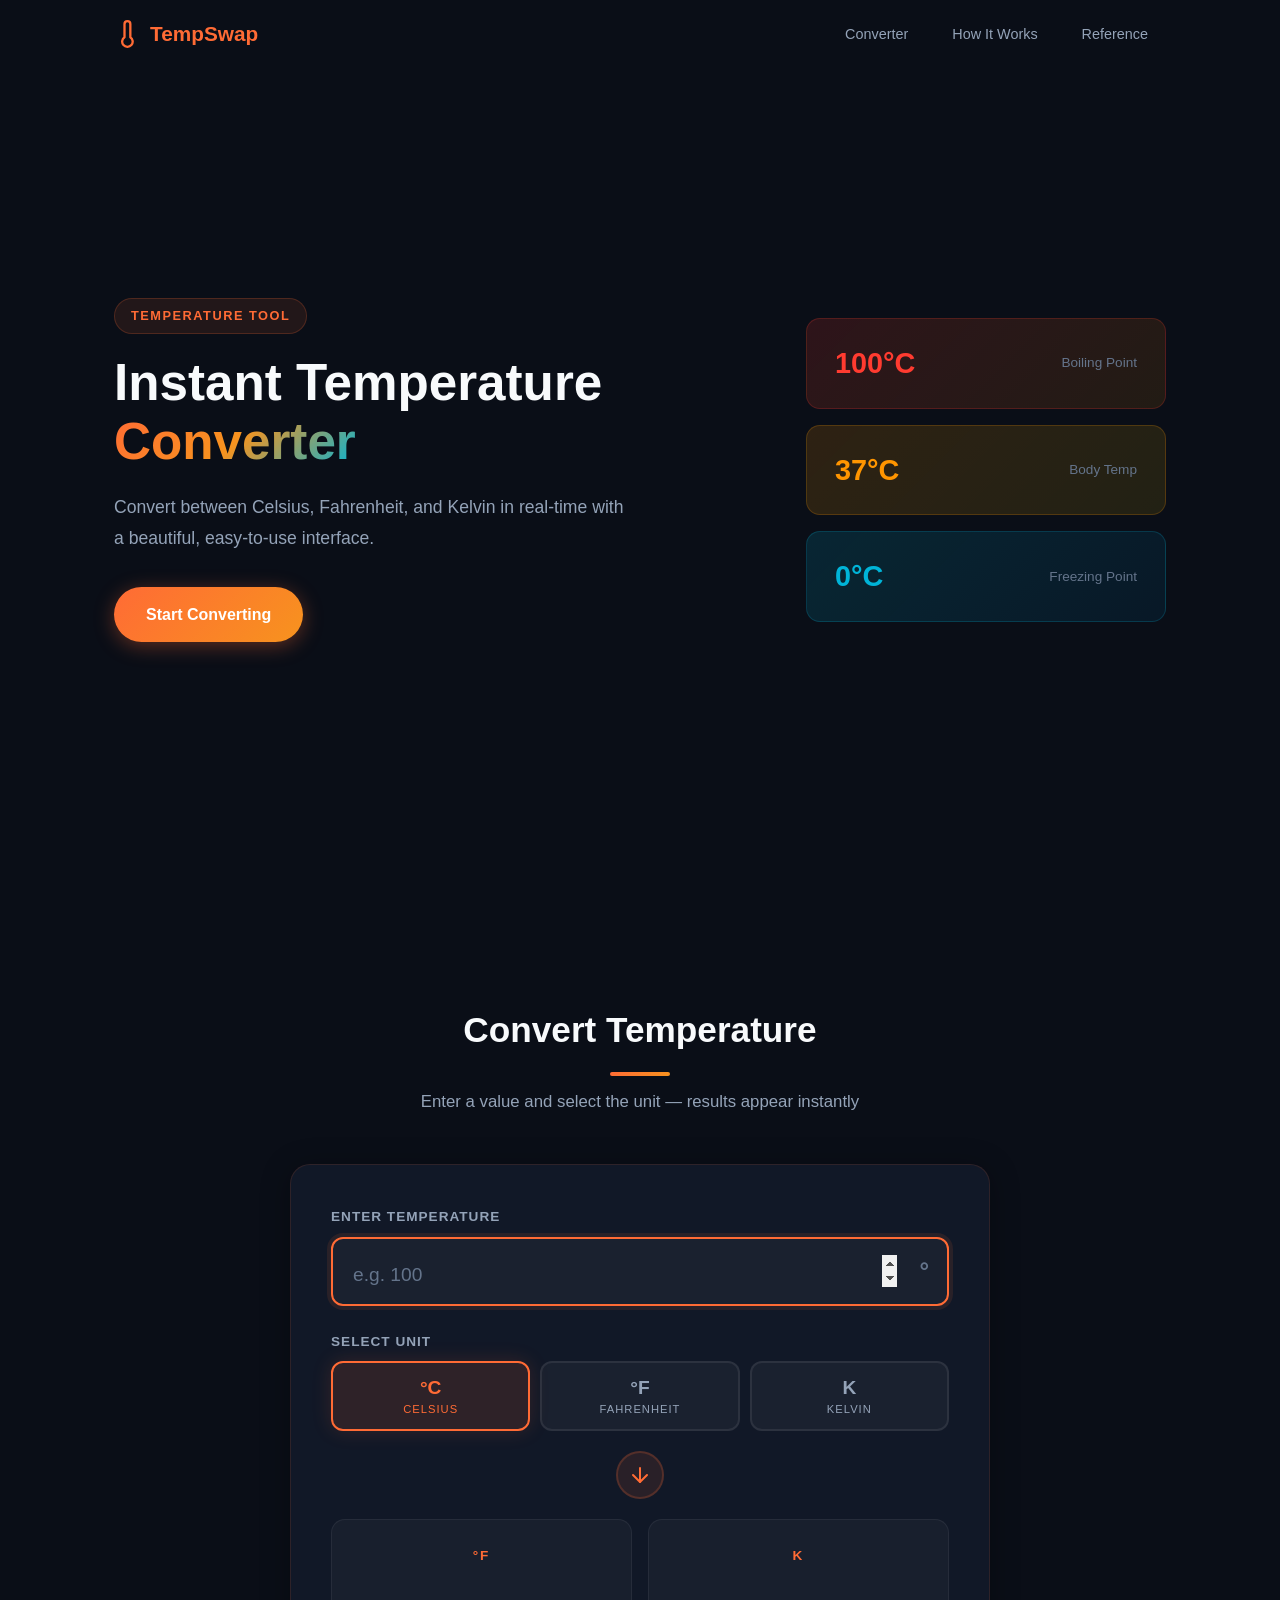
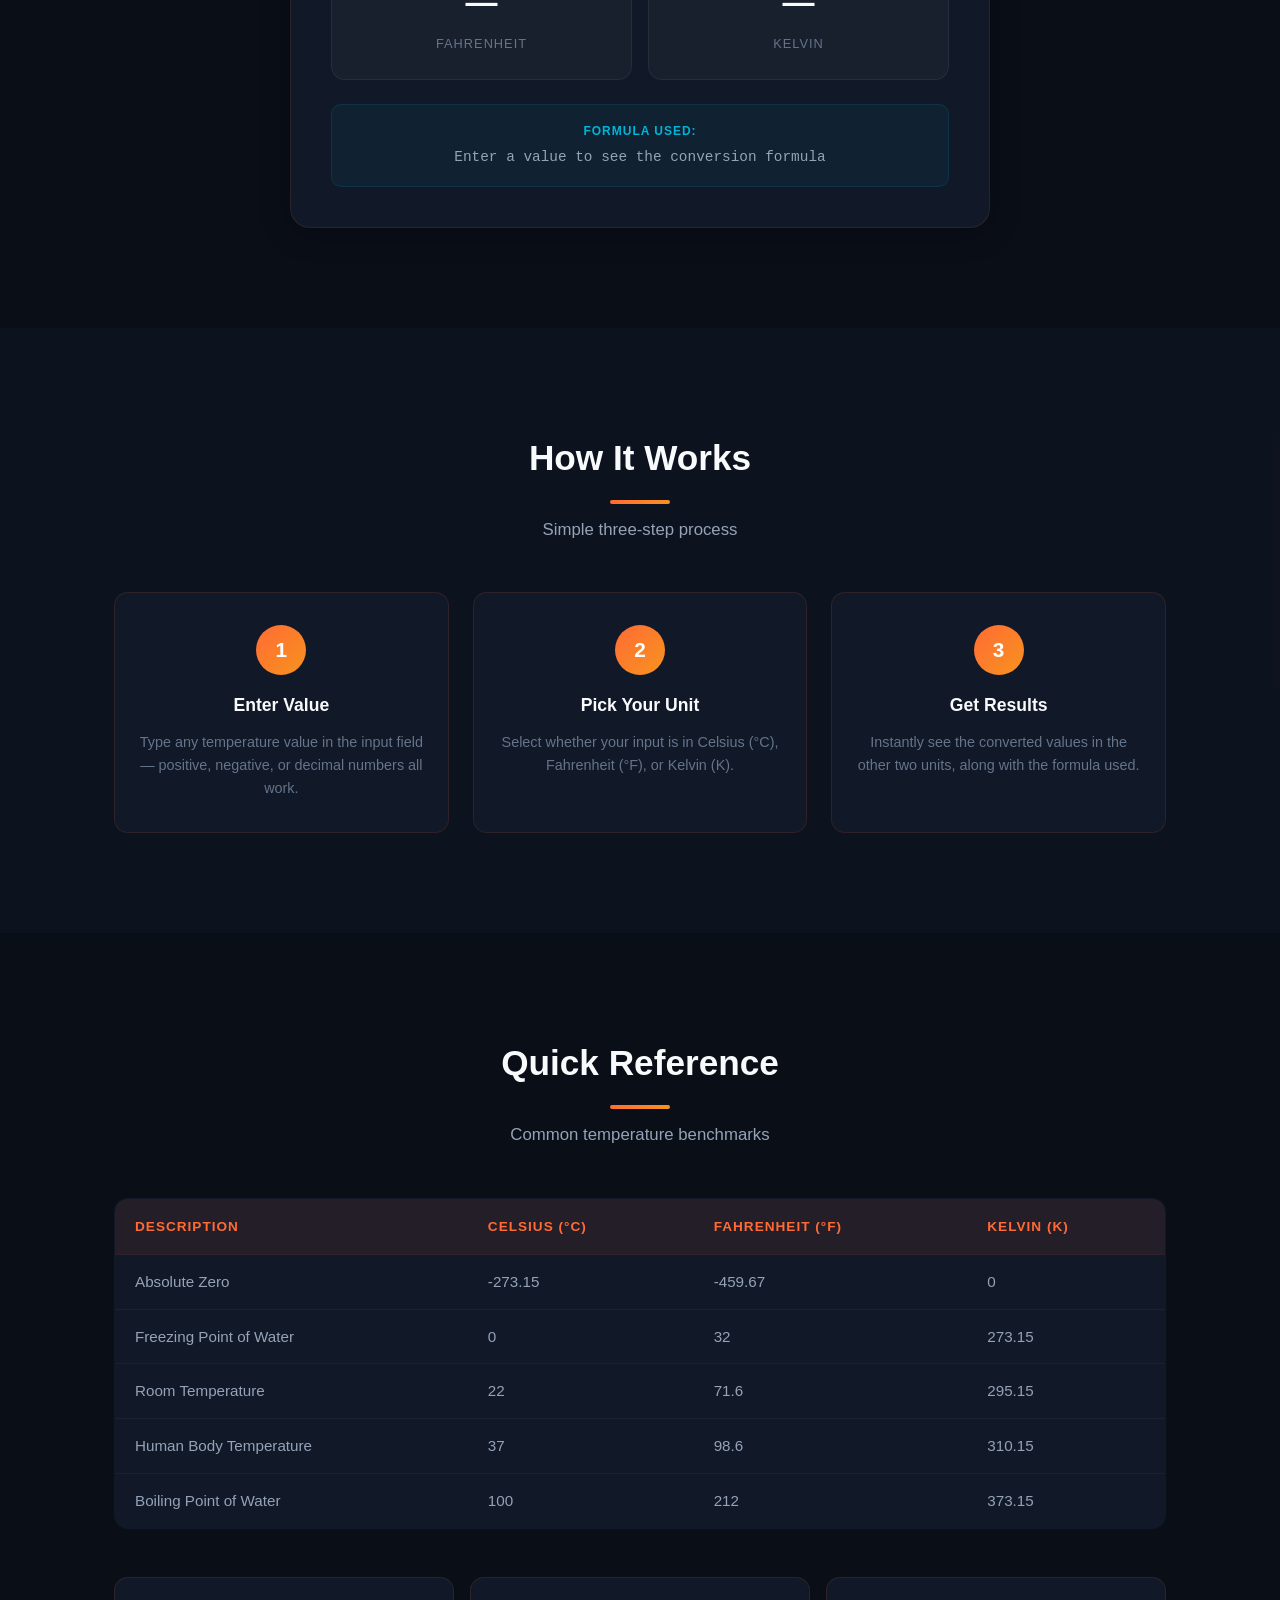
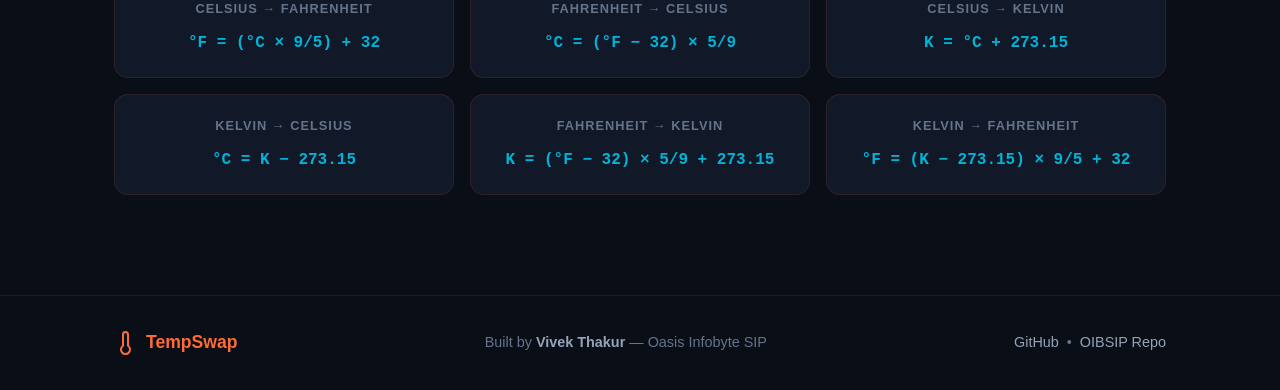
<file: Web-Development-Level-1-Temperature-Converter/index.html>
<!DOCTYPE html>
<html lang="en">
<head>
    <meta charset="UTF-8">
    <meta name="viewport" content="width=device-width, initial-scale=1.0">
    <title>Temperature Converter | TempSwap</title>
    <link rel="stylesheet" href="style.css">
</head>
<body>

    <!-- ========== HEADER ========== -->
    <header id="header">
        <nav class="navbar">
            <a href="#" class="logo">
                <svg viewBox="0 0 24 24" width="28" height="28" fill="none" stroke="currentColor" stroke-width="2" stroke-linecap="round" stroke-linejoin="round">
                    <path d="M14 14.76V3.5a2.5 2.5 0 00-5 0v11.26a4.5 4.5 0 105 0z"/>
                </svg>
                TempSwap
            </a>
            <ul class="nav-links">
                <li><a href="#converter" class="nav-link">Converter</a></li>
                <li><a href="#how-it-works" class="nav-link">How It Works</a></li>
                <li><a href="#reference" class="nav-link">Reference</a></li>
            </ul>
        </nav>
    </header>

    <main>

        <!-- ========== HERO ========== -->
        <section class="hero">
            <div class="hero-content">
                <div class="hero-badge">Temperature Tool</div>
                <h1>Instant Temperature <span class="gradient-text">Converter</span></h1>
                <p>Convert between Celsius, Fahrenheit, and Kelvin in real-time with a beautiful, easy-to-use interface.</p>
                <a href="#converter" class="btn btn-primary">Start Converting</a>
            </div>
            <div class="hero-visual">
                <div class="thermo-display">
                    <div class="thermo-card thermo-hot">
                        <span class="thermo-value">100°C</span>
                        <span class="thermo-label">Boiling Point</span>
                    </div>
                    <div class="thermo-card thermo-warm">
                        <span class="thermo-value">37°C</span>
                        <span class="thermo-label">Body Temp</span>
                    </div>
                    <div class="thermo-card thermo-cold">
                        <span class="thermo-value">0°C</span>
                        <span class="thermo-label">Freezing Point</span>
                    </div>
                </div>
            </div>
        </section>

        <!-- ========== CONVERTER ========== -->
        <section id="converter" class="section converter-section">
            <div class="container">
                <h2 class="section-title">Convert Temperature</h2>
                <p class="section-subtitle">Enter a value and select the unit — results appear instantly</p>

                <div class="converter-card">
                    <!-- Input Area -->
                    <div class="input-area">
                        <div class="input-group">
                            <label for="tempInput">Enter Temperature</label>
                            <div class="input-wrapper">
                                <input type="number" id="tempInput" placeholder="e.g. 100" step="any" autofocus>
                                <span class="input-icon">°</span>
                            </div>
                        </div>
                        <div class="unit-selector">
                            <label>Select Unit</label>
                            <div class="unit-buttons">
                                <button class="unit-btn active" data-unit="celsius">°C <span>Celsius</span></button>
                                <button class="unit-btn" data-unit="fahrenheit">°F <span>Fahrenheit</span></button>
                                <button class="unit-btn" data-unit="kelvin">K <span>Kelvin</span></button>
                            </div>
                        </div>
                    </div>

                    <!-- Swap Button -->
                    <div class="swap-divider">
                        <button class="swap-btn" id="swapBtn" title="Swap conversion">
                            <svg viewBox="0 0 24 24" width="24" height="24" fill="none" stroke="currentColor" stroke-width="2" stroke-linecap="round" stroke-linejoin="round">
                                <line x1="12" y1="5" x2="12" y2="19"/>
                                <polyline points="19 12 12 19 5 12"/>
                            </svg>
                        </button>
                    </div>

                    <!-- Results Area -->
                    <div class="results-area" id="resultsArea">
                        <div class="result-card" id="result1">
                            <div class="result-unit" id="resultUnit1">°F</div>
                            <div class="result-value" id="resultValue1">—</div>
                            <div class="result-name" id="resultName1">Fahrenheit</div>
                        </div>
                        <div class="result-card" id="result2">
                            <div class="result-unit" id="resultUnit2">K</div>
                            <div class="result-value" id="resultValue2">—</div>
                            <div class="result-name" id="resultName2">Kelvin</div>
                        </div>
                    </div>

                    <!-- Formula Display -->
                    <div class="formula-display" id="formulaDisplay">
                        <p class="formula-label">Formula used:</p>
                        <p class="formula-text" id="formulaText">Enter a value to see the conversion formula</p>
                    </div>
                </div>
            </div>
        </section>

        <!-- ========== HOW IT WORKS ========== -->
        <section id="how-it-works" class="section how-section">
            <div class="container">
                <h2 class="section-title">How It Works</h2>
                <p class="section-subtitle">Simple three-step process</p>
                <div class="steps-grid">
                    <div class="step-card">
                        <div class="step-number">1</div>
                        <h3>Enter Value</h3>
                        <p>Type any temperature value in the input field — positive, negative, or decimal numbers all work.</p>
                    </div>
                    <div class="step-card">
                        <div class="step-number">2</div>
                        <h3>Pick Your Unit</h3>
                        <p>Select whether your input is in Celsius (°C), Fahrenheit (°F), or Kelvin (K).</p>
                    </div>
                    <div class="step-card">
                        <div class="step-number">3</div>
                        <h3>Get Results</h3>
                        <p>Instantly see the converted values in the other two units, along with the formula used.</p>
                    </div>
                </div>
            </div>
        </section>

        <!-- ========== REFERENCE TABLE ========== -->
        <section id="reference" class="section reference-section">
            <div class="container">
                <h2 class="section-title">Quick Reference</h2>
                <p class="section-subtitle">Common temperature benchmarks</p>
                <div class="table-wrapper">
                    <table class="ref-table">
                        <thead>
                            <tr>
                                <th>Description</th>
                                <th>Celsius (°C)</th>
                                <th>Fahrenheit (°F)</th>
                                <th>Kelvin (K)</th>
                            </tr>
                        </thead>
                        <tbody>
                            <tr>
                                <td>Absolute Zero</td>
                                <td>-273.15</td>
                                <td>-459.67</td>
                                <td>0</td>
                            </tr>
                            <tr>
                                <td>Freezing Point of Water</td>
                                <td>0</td>
                                <td>32</td>
                                <td>273.15</td>
                            </tr>
                            <tr>
                                <td>Room Temperature</td>
                                <td>22</td>
                                <td>71.6</td>
                                <td>295.15</td>
                            </tr>
                            <tr>
                                <td>Human Body Temperature</td>
                                <td>37</td>
                                <td>98.6</td>
                                <td>310.15</td>
                            </tr>
                            <tr>
                                <td>Boiling Point of Water</td>
                                <td>100</td>
                                <td>212</td>
                                <td>373.15</td>
                            </tr>
                        </tbody>
                    </table>
                </div>

                <!-- Conversion Formulas -->
                <div class="formulas-grid">
                    <div class="formula-card">
                        <h4>Celsius → Fahrenheit</h4>
                        <p class="formula">°F = (°C × 9/5) + 32</p>
                    </div>
                    <div class="formula-card">
                        <h4>Fahrenheit → Celsius</h4>
                        <p class="formula">°C = (°F − 32) × 5/9</p>
                    </div>
                    <div class="formula-card">
                        <h4>Celsius → Kelvin</h4>
                        <p class="formula">K = °C + 273.15</p>
                    </div>
                    <div class="formula-card">
                        <h4>Kelvin → Celsius</h4>
                        <p class="formula">°C = K − 273.15</p>
                    </div>
                    <div class="formula-card">
                        <h4>Fahrenheit → Kelvin</h4>
                        <p class="formula">K = (°F − 32) × 5/9 + 273.15</p>
                    </div>
                    <div class="formula-card">
                        <h4>Kelvin → Fahrenheit</h4>
                        <p class="formula">°F = (K − 273.15) × 9/5 + 32</p>
                    </div>
                </div>
            </div>
        </section>

    </main>

    <!-- ========== FOOTER ========== -->
    <footer class="footer">
        <div class="container">
            <div class="footer-content">
                <div class="footer-brand">
                    <svg viewBox="0 0 24 24" width="24" height="24" fill="none" stroke="currentColor" stroke-width="2" stroke-linecap="round" stroke-linejoin="round">
                        <path d="M14 14.76V3.5a2.5 2.5 0 00-5 0v11.26a4.5 4.5 0 105 0z"/>
                    </svg>
                    <span>TempSwap</span>
                </div>
                <p>Built by <strong>Vivek Thakur</strong> — Oasis Infobyte SIP</p>
                <div class="footer-links">
                    <a href="https://github.com/vivekthakur69348-crypto" target="_blank" rel="noopener">GitHub</a>
                    <span>•</span>
                    <a href="https://github.com/vivekthakur69348-crypto/OIBSIP" target="_blank" rel="noopener">OIBSIP Repo</a>
                </div>
            </div>
        </div>
    </footer>

    <script>
        // ===== CONVERSION LOGIC =====
        var tempInput = document.getElementById("tempInput");
        var unitBtns = document.querySelectorAll(".unit-btn");
        var resultValue1 = document.getElementById("resultValue1");
        var resultValue2 = document.getElementById("resultValue2");
        var resultUnit1 = document.getElementById("resultUnit1");
        var resultUnit2 = document.getElementById("resultUnit2");
        var resultName1 = document.getElementById("resultName1");
        var resultName2 = document.getElementById("resultName2");
        var formulaText = document.getElementById("formulaText");
        var resultsArea = document.getElementById("resultsArea");
        var swapBtn = document.getElementById("swapBtn");

        var currentUnit = "celsius";

        var unitData = {
            celsius:    { symbol: "°C", name: "Celsius" },
            fahrenheit: { symbol: "°F", name: "Fahrenheit" },
            kelvin:     { symbol: "K",  name: "Kelvin" }
        };

        // Conversion functions
        function celsiusTo(val) {
            return {
                fahrenheit: (val * 9 / 5) + 32,
                kelvin: val + 273.15
            };
        }

        function fahrenheitTo(val) {
            return {
                celsius: (val - 32) * 5 / 9,
                kelvin: (val - 32) * 5 / 9 + 273.15
            };
        }

        function kelvinTo(val) {
            return {
                celsius: val - 273.15,
                fahrenheit: (val - 273.15) * 9 / 5 + 32
            };
        }

        function formatNum(n) {
            return parseFloat(n.toFixed(4)).toString();
        }

        function getFormula(from, val) {
            var v = formatNum(val);
            if (from === "celsius") {
                return "°F = (" + v + " × 9/5) + 32  |  K = " + v + " + 273.15";
            } else if (from === "fahrenheit") {
                return "°C = (" + v + " − 32) × 5/9  |  K = (" + v + " − 32) × 5/9 + 273.15";
            } else {
                return "°C = " + v + " − 273.15  |  °F = (" + v + " − 273.15) × 9/5 + 32";
            }
        }

        function getOtherUnits(unit) {
            var units = ["celsius", "fahrenheit", "kelvin"];
            return units.filter(function(u) { return u !== unit; });
        }

        function convert() {
            var val = parseFloat(tempInput.value);
            var others = getOtherUnits(currentUnit);

            if (isNaN(val) || tempInput.value.trim() === "") {
                resultValue1.textContent = "—";
                resultValue2.textContent = "—";
                resultUnit1.textContent = unitData[others[0]].symbol;
                resultUnit2.textContent = unitData[others[1]].symbol;
                resultName1.textContent = unitData[others[0]].name;
                resultName2.textContent = unitData[others[1]].name;
                formulaText.textContent = "Enter a value to see the conversion formula";
                resultsArea.classList.remove("has-results");
                return;
            }

            var results;
            if (currentUnit === "celsius") results = celsiusTo(val);
            else if (currentUnit === "fahrenheit") results = fahrenheitTo(val);
            else results = kelvinTo(val);

            resultUnit1.textContent = unitData[others[0]].symbol;
            resultUnit2.textContent = unitData[others[1]].symbol;
            resultName1.textContent = unitData[others[0]].name;
            resultName2.textContent = unitData[others[1]].name;
            resultValue1.textContent = formatNum(results[others[0]]);
            resultValue2.textContent = formatNum(results[others[1]]);
            formulaText.textContent = getFormula(currentUnit, val);
            resultsArea.classList.add("has-results");
        }

        // Unit button click
        unitBtns.forEach(function(btn) {
            btn.addEventListener("click", function() {
                unitBtns.forEach(function(b) { b.classList.remove("active"); });
                this.classList.add("active");
                currentUnit = this.getAttribute("data-unit");
                convert();
            });
        });

        // Real-time conversion on input
        tempInput.addEventListener("input", convert);

        // Swap: take result1 value and put it as input with result1's unit
        swapBtn.addEventListener("click", function() {
            var val1 = resultValue1.textContent;
            if (val1 === "—") return;

            var others = getOtherUnits(currentUnit);
            var newUnit = others[0];

            // Set new unit
            unitBtns.forEach(function(b) {
                b.classList.remove("active");
                if (b.getAttribute("data-unit") === newUnit) b.classList.add("active");
            });
            currentUnit = newUnit;
            tempInput.value = val1;

            // Animate swap button
            swapBtn.classList.add("spinning");
            setTimeout(function() { swapBtn.classList.remove("spinning"); }, 400);

            convert();
        });

        // Initialize display
        convert();

        // ===== STICKY HEADER =====
        var header = document.getElementById("header");
        window.addEventListener("scroll", function() {
            if (window.scrollY > 50) {
                header.classList.add("scrolled");
            } else {
                header.classList.remove("scrolled");
            }
        });

        // ===== SCROLL ANIMATIONS =====
        var observer = new IntersectionObserver(function(entries) {
            entries.forEach(function(entry) {
                if (entry.isIntersecting) {
                    entry.target.classList.add("visible");
                    observer.unobserve(entry.target);
                }
            });
        }, { threshold: 0.15 });

        document.querySelectorAll(".step-card, .formula-card, .converter-card, .table-wrapper").forEach(function(el) {
            el.classList.add("fade-up");
            observer.observe(el);
        });

        // ===== SMOOTH SCROLL =====
        document.querySelectorAll('a[href^="#"]').forEach(function(anchor) {
            anchor.addEventListener("click", function(e) {
                e.preventDefault();
                var target = document.querySelector(this.getAttribute("href"));
                if (target) target.scrollIntoView({ behavior: "smooth", block: "start" });
            });
        });
    </script>
</body>
</html>
</file>
<file: Web-Development-Level-1-Landing-Page/style.css>
/* ============================================
   FocusFlow Landing Page — Pure CSS
   Oasis Infobyte Internship Task 1
   ============================================ */

/* ---------- CSS VARIABLES ---------- */
:root {
    --primary: #6c5ce7;
    --primary-dark: #5a4bd1;
    --primary-light: #a29bfe;
    --accent: #00cec9;
    --dark: #2d3436;
    --gray-900: #2d3436;
    --gray-700: #636e72;
    --gray-400: #b2bec3;
    --gray-200: #dfe6e9;
    --gray-100: #f5f6fa;
    --white: #ffffff;
    --shadow: 0 4px 20px rgba(0, 0, 0, 0.08);
    --shadow-lg: 0 8px 40px rgba(0, 0, 0, 0.12);
    --radius: 12px;
    --transition: 0.3s ease;
}

/* ---------- RESET & BASE ---------- */
*,
*::before,
*::after {
    margin: 0;
    padding: 0;
    box-sizing: border-box;
}

html {
    scroll-behavior: smooth;
    scroll-padding-top: 80px;
}

body {
    font-family: 'Segoe UI', Tahoma, Geneva, Verdana, sans-serif;
    font-size: 16px;
    line-height: 1.6;
    color: var(--gray-900);
    background: var(--white);
}

a {
    text-decoration: none;
    color: inherit;
}

ul {
    list-style: none;
}

img {
    max-width: 100%;
    display: block;
}

.container {
    max-width: 1200px;
    margin: 0 auto;
    padding: 0 24px;
}

/* ---------- SECTION TITLES ---------- */
.section__title {
    font-size: 2.2rem;
    font-weight: 700;
    text-align: center;
    color: var(--gray-900);
    margin-bottom: 8px;
}

.section__title--left {
    text-align: left;
}

.section__subtitle {
    text-align: center;
    color: var(--gray-700);
    font-size: 1.1rem;
    margin-bottom: 48px;
}

/* ---------- BUTTONS ---------- */
.btn {
    display: inline-block;
    padding: 14px 32px;
    border-radius: 8px;
    font-size: 1rem;
    font-weight: 600;
    cursor: pointer;
    border: 2px solid transparent;
    transition: all var(--transition);
}

.btn--primary {
    background: var(--primary);
    color: var(--white);
    border-color: var(--primary);
}

.btn--primary:hover {
    background: var(--primary-dark);
    border-color: var(--primary-dark);
    transform: translateY(-2px);
    box-shadow: 0 4px 15px rgba(108, 92, 231, 0.4);
}

.btn--outline {
    background: transparent;
    color: var(--primary);
    border-color: var(--primary);
}

.btn--outline:hover {
    background: var(--primary);
    color: var(--white);
    transform: translateY(-2px);
}

.btn--full {
    width: 100%;
    text-align: center;
}

/* ---------- FADE-IN ANIMATION ---------- */
.fade-in {
    opacity: 0;
    transform: translateY(30px);
    transition: opacity 0.8s ease, transform 0.8s ease;
}

.fade-in.show {
    opacity: 1;
    transform: translateY(0);
}

/* ==========================================
   HEADER / NAVIGATION
   ========================================== */
.header {
    position: fixed;
    top: 0;
    left: 0;
    width: 100%;
    z-index: 1000;
    background: rgba(255, 255, 255, 0.95);
    backdrop-filter: blur(10px);
    transition: box-shadow var(--transition);
}

.scroll-header {
    box-shadow: 0 2px 20px rgba(0, 0, 0, 0.1);
}

.nav {
    display: flex;
    justify-content: space-between;
    align-items: center;
    height: 72px;
}

.nav__logo {
    font-size: 1.5rem;
    font-weight: 700;
    color: var(--primary);
    display: flex;
    align-items: center;
    gap: 4px;
}

.logo-icon {
    font-size: 1.4rem;
}

.nav__list {
    display: flex;
    gap: 32px;
}

.nav__link {
    font-weight: 500;
    color: var(--gray-700);
    position: relative;
    transition: color var(--transition);
}

.nav__link::after {
    content: '';
    position: absolute;
    bottom: -4px;
    left: 0;
    width: 0;
    height: 2px;
    background: var(--primary);
    transition: width var(--transition);
}

.nav__link:hover {
    color: var(--primary);
}

.nav__link:hover::after {
    width: 100%;
}

.nav__toggle,
.nav__close {
    display: none;
    font-size: 1.5rem;
    cursor: pointer;
    background: none;
    border: none;
    color: var(--gray-900);
}

/* ==========================================
   HERO SECTION
   ========================================== */
.hero {
    padding: 140px 0 80px;
    background: linear-gradient(135deg, var(--gray-100) 0%, var(--white) 100%);
}

.hero__container {
    display: grid;
    grid-template-columns: 1fr 1fr;
    gap: 60px;
    align-items: center;
}

.hero__title {
    font-size: 3.2rem;
    font-weight: 800;
    line-height: 1.15;
    color: var(--gray-900);
    margin-bottom: 20px;
}

.hero__subtitle {
    font-size: 1.15rem;
    color: var(--gray-700);
    margin-bottom: 32px;
    max-width: 480px;
}

.hero__buttons {
    display: flex;
    gap: 16px;
    flex-wrap: wrap;
}

/* Hero Mockup (CSS only illustration) */
.hero__mockup {
    perspective: 1000px;
}

.mockup__screen {
    background: var(--white);
    border-radius: 16px;
    box-shadow: var(--shadow-lg);
    overflow: hidden;
    border: 1px solid var(--gray-200);
    animation: float 3s ease-in-out infinite;
}

@keyframes float {
    0%, 100% { transform: translateY(0); }
    50% { transform: translateY(-10px); }
}

.mockup__header {
    background: var(--gray-200);
    padding: 12px 16px;
    display: flex;
    gap: 8px;
}

.mockup__dot {
    width: 12px;
    height: 12px;
    border-radius: 50%;
}

.mockup__dot--red { background: #ff6b6b; }
.mockup__dot--yellow { background: #ffd93d; }
.mockup__dot--green { background: #6bcb77; }

.mockup__body {
    padding: 20px;
}

.mockup__task {
    padding: 14px 16px;
    margin-bottom: 10px;
    border-radius: 8px;
    background: var(--gray-100);
    font-size: 0.95rem;
    color: var(--gray-700);
    border-left: 4px solid var(--gray-400);
    transition: transform var(--transition);
}

.mockup__task:hover {
    transform: translateX(4px);
}

.mockup__task--done {
    border-left-color: var(--accent);
    text-decoration: line-through;
    color: var(--gray-400);
}

.mockup__task--active {
    border-left-color: var(--primary);
    background: #f0edff;
    color: var(--primary-dark);
    font-weight: 600;
}

/* ==========================================
   FEATURES SECTION
   ========================================== */
.features {
    padding: 100px 0;
}

.features__grid {
    display: grid;
    grid-template-columns: repeat(4, 1fr);
    gap: 28px;
}

.feature-card {
    background: var(--white);
    padding: 36px 24px;
    border-radius: var(--radius);
    text-align: center;
    border: 1px solid var(--gray-200);
    transition: all var(--transition);
}

.feature-card:hover {
    transform: translateY(-8px);
    box-shadow: var(--shadow-lg);
    border-color: var(--primary-light);
}

.feature-card__icon {
    font-size: 2.5rem;
    margin-bottom: 16px;
}

.feature-card__title {
    font-size: 1.15rem;
    font-weight: 600;
    margin-bottom: 10px;
    color: var(--gray-900);
}

.feature-card__text {
    font-size: 0.95rem;
    color: var(--gray-700);
    line-height: 1.6;
}

/* ==========================================
   ABOUT SECTION
   ========================================== */
.about {
    padding: 100px 0;
    background: var(--gray-100);
}

.about__container {
    display: grid;
    grid-template-columns: 1fr 1fr;
    gap: 60px;
    align-items: center;
}

.about__stats-box {
    display: grid;
    grid-template-columns: 1fr 1fr;
    gap: 24px;
}

.stat {
    background: var(--white);
    padding: 32px 20px;
    border-radius: var(--radius);
    text-align: center;
    box-shadow: var(--shadow);
    transition: transform var(--transition);
}

.stat:hover {
    transform: scale(1.05);
}

.stat__number {
    display: block;
    font-size: 2rem;
    font-weight: 800;
    color: var(--primary);
}

.stat__label {
    display: block;
    font-size: 0.9rem;
    color: var(--gray-700);
    margin-top: 4px;
}

.about__content .section__title {
    margin-bottom: 20px;
}

.about__text {
    color: var(--gray-700);
    margin-bottom: 16px;
    font-size: 1.05rem;
}

.about__content .btn {
    margin-top: 12px;
}

/* ==========================================
   TESTIMONIALS SECTION
   ========================================== */
.testimonials {
    padding: 100px 0;
}

.testimonials__grid {
    display: grid;
    grid-template-columns: repeat(3, 1fr);
    gap: 28px;
}

.testimonial-card {
    background: var(--white);
    padding: 36px 28px;
    border-radius: var(--radius);
    border: 1px solid var(--gray-200);
    transition: all var(--transition);
}

.testimonial-card:hover {
    box-shadow: var(--shadow-lg);
    transform: translateY(-4px);
}

.testimonial-card__stars {
    color: #f9ca24;
    font-size: 1.2rem;
    margin-bottom: 16px;
}

.testimonial-card__text {
    font-size: 1rem;
    color: var(--gray-700);
    font-style: italic;
    margin-bottom: 24px;
    line-height: 1.7;
}

.testimonial-card__author {
    display: flex;
    align-items: center;
    gap: 12px;
}

.testimonial-card__avatar {
    width: 44px;
    height: 44px;
    border-radius: 50%;
    background: var(--primary);
    color: var(--white);
    display: flex;
    align-items: center;
    justify-content: center;
    font-weight: 700;
    font-size: 1.1rem;
}

.testimonial-card__author strong {
    display: block;
    font-size: 0.95rem;
}

.testimonial-card__author span {
    font-size: 0.85rem;
    color: var(--gray-400);
}

/* ==========================================
   PRICING SECTION
   ========================================== */
.pricing {
    padding: 100px 0;
    background: var(--gray-100);
}

.pricing__grid {
    display: grid;
    grid-template-columns: repeat(3, 1fr);
    gap: 28px;
    align-items: start;
}

.pricing-card {
    background: var(--white);
    padding: 40px 32px;
    border-radius: var(--radius);
    text-align: center;
    border: 2px solid var(--gray-200);
    position: relative;
    transition: all var(--transition);
}

.pricing-card:hover {
    transform: translateY(-4px);
    box-shadow: var(--shadow-lg);
}

.pricing-card--popular {
    border-color: var(--primary);
    transform: scale(1.05);
}

.pricing-card--popular:hover {
    transform: scale(1.05) translateY(-4px);
}

.pricing-card__badge {
    position: absolute;
    top: -14px;
    left: 50%;
    transform: translateX(-50%);
    background: var(--primary);
    color: var(--white);
    padding: 4px 20px;
    border-radius: 20px;
    font-size: 0.85rem;
    font-weight: 600;
}

.pricing-card__name {
    font-size: 1.3rem;
    font-weight: 600;
    margin-bottom: 8px;
    color: var(--gray-900);
}

.pricing-card__price {
    font-size: 2.8rem;
    font-weight: 800;
    color: var(--primary);
    margin-bottom: 28px;
}

.pricing-card__price span {
    font-size: 1rem;
    font-weight: 400;
    color: var(--gray-400);
}

.pricing-card__features {
    text-align: left;
    margin-bottom: 32px;
}

.pricing-card__features li {
    padding: 8px 0;
    font-size: 0.95rem;
    color: var(--gray-700);
    border-bottom: 1px solid var(--gray-100);
}

/* ==========================================
   CONTACT / CTA SECTION
   ========================================== */
.contact {
    padding: 100px 0;
    background: linear-gradient(135deg, var(--primary) 0%, var(--primary-dark) 100%);
    color: var(--white);
}

.contact .section__title {
    color: var(--white);
}

.contact .section__subtitle {
    color: rgba(255, 255, 255, 0.8);
    margin-bottom: 36px;
}

.contact__form-wrapper {
    max-width: 520px;
    margin: 0 auto;
}

.contact__form {
    display: flex;
    gap: 12px;
}

.contact__input {
    flex: 1;
    padding: 14px 20px;
    border: 2px solid rgba(255, 255, 255, 0.3);
    border-radius: 8px;
    background: rgba(255, 255, 255, 0.15);
    color: var(--white);
    font-size: 1rem;
    outline: none;
    transition: border-color var(--transition);
}

.contact__input::placeholder {
    color: rgba(255, 255, 255, 0.6);
}

.contact__input:focus {
    border-color: var(--white);
}

.contact .btn--primary {
    background: var(--white);
    color: var(--primary);
    border-color: var(--white);
    white-space: nowrap;
}

.contact .btn--primary:hover {
    background: var(--gray-100);
    transform: translateY(-2px);
}

/* ==========================================
   FOOTER
   ========================================== */
.footer {
    background: var(--gray-900);
    color: var(--gray-400);
    padding: 60px 0 0;
}

.footer__container {
    display: grid;
    grid-template-columns: 2fr 1fr 1fr 1fr;
    gap: 40px;
    padding-bottom: 40px;
    border-bottom: 1px solid rgba(255, 255, 255, 0.1);
}

.footer__logo {
    font-size: 1.4rem;
    font-weight: 700;
    color: var(--white);
    display: inline-flex;
    align-items: center;
    gap: 4px;
    margin-bottom: 12px;
}

.footer__description {
    font-size: 0.95rem;
    line-height: 1.6;
    max-width: 280px;
}

.footer__links h4 {
    color: var(--white);
    font-size: 1rem;
    margin-bottom: 16px;
}

.footer__links li {
    margin-bottom: 10px;
}

.footer__links a {
    font-size: 0.95rem;
    transition: color var(--transition);
}

.footer__links a:hover {
    color: var(--primary-light);
}

.footer__bottom {
    padding: 20px 24px;
    text-align: center;
    font-size: 0.9rem;
}

/* ==========================================
   RESPONSIVE DESIGN
   ========================================== */

/* Tablet */
@media (max-width: 992px) {
    .hero__container {
        grid-template-columns: 1fr;
        text-align: center;
    }

    .hero__subtitle {
        max-width: 100%;
    }

    .hero__buttons {
        justify-content: center;
    }

    .hero__image {
        max-width: 500px;
        margin: 0 auto;
    }

    .features__grid {
        grid-template-columns: repeat(2, 1fr);
    }

    .about__container {
        grid-template-columns: 1fr;
    }

    .section__title--left {
        text-align: center;
    }

    .about__content {
        text-align: center;
    }

    .testimonials__grid {
        grid-template-columns: 1fr;
        max-width: 500px;
        margin: 0 auto;
    }

    .pricing__grid {
        grid-template-columns: 1fr;
        max-width: 400px;
        margin: 0 auto;
    }

    .pricing-card--popular {
        transform: scale(1);
    }

    .pricing-card--popular:hover {
        transform: translateY(-4px);
    }

    .footer__container {
        grid-template-columns: 1fr 1fr;
    }
}

/* Mobile */
@media (max-width: 768px) {
    .nav__menu {
        position: fixed;
        top: 0;
        right: -100%;
        width: 75%;
        height: 100vh;
        background: var(--white);
        box-shadow: -4px 0 20px rgba(0, 0, 0, 0.1);
        padding: 80px 40px;
        transition: right var(--transition);
        z-index: 999;
    }

    .nav__menu.show-menu {
        right: 0;
    }

    .nav__list {
        flex-direction: column;
        gap: 24px;
    }

    .nav__link {
        font-size: 1.1rem;
    }

    .nav__toggle {
        display: block;
    }

    .nav__close {
        display: block;
        position: absolute;
        top: 20px;
        right: 24px;
        font-size: 2rem;
    }

    .hero {
        padding: 120px 0 60px;
    }

    .hero__title {
        font-size: 2.2rem;
    }

    .section__title {
        font-size: 1.7rem;
    }

    .features__grid {
        grid-template-columns: 1fr;
    }

    .about__stats-box {
        grid-template-columns: 1fr 1fr;
    }

    .contact__form {
        flex-direction: column;
    }

    .footer__container {
        grid-template-columns: 1fr;
        text-align: center;
    }

    .footer__description {
        max-width: 100%;
    }
}

@media (max-width: 480px) {
    .hero__title {
        font-size: 1.8rem;
    }

    .hero__buttons {
        flex-direction: column;
        align-items: center;
    }

    .btn {
        padding: 12px 28px;
    }

    .about__stats-box {
        grid-template-columns: 1fr;
    }
}
</file>
<file: Web-Development-Level-1-Portfolio/style.css>
/* ========== CSS VARIABLES ========== */
:root {
    --primary: #6c63ff;
    --primary-dark: #5a52d5;
    --primary-light: #8b83ff;
    --secondary: #2d2b55;
    --accent: #00d4aa;
    --bg-dark: #0f0e17;
    --bg-card: #1a1932;
    --bg-card-hover: #232148;
    --text-primary: #fffffe;
    --text-secondary: #a7a9be;
    --text-muted: #72738c;
    --border: rgba(108, 99, 255, 0.15);
    --shadow: 0 4px 30px rgba(0, 0, 0, 0.3);
    --shadow-glow: 0 0 40px rgba(108, 99, 255, 0.15);
    --gradient: linear-gradient(135deg, var(--primary) 0%, var(--accent) 100%);
    --radius: 12px;
    --transition: 0.3s ease;
}

/* ========== RESET & BASE ========== */
*, *::before, *::after {
    margin: 0;
    padding: 0;
    box-sizing: border-box;
}

html {
    scroll-behavior: smooth;
    scroll-padding-top: 80px;
}

body {
    font-family: 'Segoe UI', Tahoma, Geneva, Verdana, sans-serif;
    background-color: var(--bg-dark);
    color: var(--text-primary);
    line-height: 1.7;
    overflow-x: hidden;
}

a {
    text-decoration: none;
    color: inherit;
    transition: color var(--transition);
}

ul {
    list-style: none;
}

img {
    max-width: 100%;
    display: block;
}

.container {
    max-width: 1200px;
    margin: 0 auto;
    padding: 0 24px;
}

/* ========== BUTTONS ========== */
.btn {
    display: inline-flex;
    align-items: center;
    justify-content: center;
    padding: 12px 28px;
    border-radius: 50px;
    font-size: 0.95rem;
    font-weight: 600;
    cursor: pointer;
    transition: all var(--transition);
    border: none;
    gap: 8px;
}

.btn-primary {
    background: var(--gradient);
    color: var(--text-primary);
    box-shadow: 0 4px 15px rgba(108, 99, 255, 0.4);
}

.btn-primary:hover {
    transform: translateY(-2px);
    box-shadow: 0 8px 25px rgba(108, 99, 255, 0.5);
}

.btn-outline {
    background: transparent;
    color: var(--text-primary);
    border: 2px solid var(--primary);
}

.btn-outline:hover {
    background: var(--primary);
    transform: translateY(-2px);
}

.btn-full {
    width: 100%;
}

/* ========== HEADER / NAVBAR ========== */
#header {
    position: fixed;
    top: 0;
    left: 0;
    width: 100%;
    z-index: 1000;
    padding: 16px 0;
    transition: all var(--transition);
    background: transparent;
}

#header.scrolled {
    background: rgba(15, 14, 23, 0.95);
    backdrop-filter: blur(12px);
    padding: 10px 0;
    box-shadow: 0 2px 20px rgba(0, 0, 0, 0.3);
}

.navbar {
    max-width: 1200px;
    margin: 0 auto;
    padding: 0 24px;
    display: flex;
    align-items: center;
    justify-content: space-between;
}

.logo {
    font-size: 1.5rem;
    font-weight: 800;
    color: var(--primary);
    letter-spacing: -1px;
    transition: color var(--transition);
}

.logo:hover {
    color: var(--accent);
}

.nav-links {
    display: flex;
    gap: 8px;
}

.nav-link {
    padding: 8px 16px;
    border-radius: 50px;
    font-size: 0.9rem;
    font-weight: 500;
    color: var(--text-secondary);
    transition: all var(--transition);
    position: relative;
}

.nav-link:hover,
.nav-link.active {
    color: var(--text-primary);
    background: rgba(108, 99, 255, 0.1);
}

.nav-link.active {
    color: var(--primary);
}

/* Hamburger */
.hamburger {
    display: none;
    flex-direction: column;
    gap: 5px;
    background: none;
    border: none;
    cursor: pointer;
    padding: 4px;
    z-index: 1001;
}

.bar {
    width: 25px;
    height: 3px;
    background: var(--text-primary);
    border-radius: 3px;
    transition: all var(--transition);
}

.hamburger.active .bar:nth-child(1) {
    transform: rotate(45deg) translate(5px, 6px);
}

.hamburger.active .bar:nth-child(2) {
    opacity: 0;
}

.hamburger.active .bar:nth-child(3) {
    transform: rotate(-45deg) translate(5px, -6px);
}

/* ========== HERO SECTION ========== */
.hero {
    min-height: 100vh;
    display: flex;
    align-items: center;
    justify-content: space-between;
    gap: 60px;
    padding: 120px 24px 80px;
    max-width: 1200px;
    margin: 0 auto;
}

.hero-content {
    flex: 1;
    max-width: 560px;
}

.hero-greeting {
    font-size: 1.1rem;
    color: var(--accent);
    font-weight: 600;
    margin-bottom: 8px;
    letter-spacing: 2px;
    text-transform: uppercase;
}

.hero-name {
    font-size: 3.5rem;
    font-weight: 800;
    line-height: 1.1;
    margin-bottom: 12px;
    background: var(--gradient);
    -webkit-background-clip: text;
    -webkit-text-fill-color: transparent;
    background-clip: text;
}

.hero-typing-wrapper {
    font-size: 1.4rem;
    color: var(--text-secondary);
    margin-bottom: 20px;
    min-height: 2rem;
}

.cursor {
    animation: blink 0.8s infinite;
    color: var(--primary);
    font-weight: 100;
}

@keyframes blink {
    0%, 100% { opacity: 1; }
    50% { opacity: 0; }
}

.hero-description {
    color: var(--text-secondary);
    font-size: 1.05rem;
    margin-bottom: 32px;
    line-height: 1.8;
}

.hero-buttons {
    display: flex;
    gap: 16px;
    margin-bottom: 32px;
    flex-wrap: wrap;
}

.hero-socials {
    display: flex;
    gap: 16px;
}

.hero-socials a {
    width: 42px;
    height: 42px;
    display: flex;
    align-items: center;
    justify-content: center;
    border: 1px solid var(--border);
    border-radius: 50%;
    color: var(--text-secondary);
    transition: all var(--transition);
}

.hero-socials a:hover {
    color: var(--primary);
    border-color: var(--primary);
    transform: translateY(-3px);
    box-shadow: 0 4px 15px rgba(108, 99, 255, 0.3);
}

/* Code Window */
.hero-visual {
    flex: 1;
    max-width: 480px;
}

.code-window {
    background: var(--bg-card);
    border-radius: var(--radius);
    overflow: hidden;
    box-shadow: var(--shadow);
    border: 1px solid var(--border);
    animation: float 6s ease-in-out infinite;
}

@keyframes float {
    0%, 100% { transform: translateY(0); }
    50% { transform: translateY(-15px); }
}

.code-header {
    display: flex;
    align-items: center;
    gap: 8px;
    padding: 12px 16px;
    background: rgba(0, 0, 0, 0.3);
    border-bottom: 1px solid var(--border);
}

.dot {
    width: 12px;
    height: 12px;
    border-radius: 50%;
}

.dot.red { background: #ff5f57; }
.dot.yellow { background: #febc2e; }
.dot.green { background: #28c840; }

.code-title {
    margin-left: auto;
    font-size: 0.8rem;
    color: var(--text-muted);
}

.code-body {
    padding: 20px;
    font-family: 'Consolas', 'Courier New', monospace;
    font-size: 0.85rem;
    line-height: 1.8;
    overflow-x: auto;
}

.code-keyword { color: #c792ea; }
.code-variable { color: #82aaff; }
.code-property { color: #f07178; }
.code-string { color: #c3e88d; }

/* ========== SECTIONS BASE ========== */
.section {
    padding: 100px 0;
}

.section-title {
    font-size: 2.2rem;
    font-weight: 800;
    text-align: center;
    margin-bottom: 12px;
    position: relative;
    padding-bottom: 16px;
}

.section-title::after {
    content: '';
    position: absolute;
    bottom: 0;
    left: 50%;
    transform: translateX(-50%);
    width: 60px;
    height: 4px;
    background: var(--gradient);
    border-radius: 2px;
}

.section-subtitle {
    text-align: center;
    color: var(--text-secondary);
    font-size: 1.05rem;
    margin-bottom: 50px;
}

/* ========== ABOUT ========== */
.about-grid {
    display: grid;
    grid-template-columns: 300px 1fr;
    gap: 60px;
    align-items: center;
}

.about-avatar {
    width: 260px;
    height: 260px;
    border-radius: 20px;
    background: var(--gradient);
    display: flex;
    align-items: center;
    justify-content: center;
    margin: 0 auto;
    box-shadow: var(--shadow-glow);
    position: relative;
    overflow: hidden;
}

.about-avatar::before {
    content: '';
    position: absolute;
    width: 100%;
    height: 100%;
    background: repeating-linear-gradient(
        45deg,
        transparent,
        transparent 10px,
        rgba(255,255,255,0.03) 10px,
        rgba(255,255,255,0.03) 20px
    );
}

.avatar-text {
    font-size: 5rem;
    font-weight: 800;
    color: white;
    text-shadow: 0 2px 10px rgba(0,0,0,0.3);
    position: relative;
    z-index: 1;
}

.about-text h3 {
    font-size: 1.6rem;
    margin-bottom: 16px;
    color: var(--text-primary);
}

.about-text p {
    color: var(--text-secondary);
    margin-bottom: 16px;
    font-size: 1rem;
}

.about-stats {
    display: flex;
    gap: 32px;
    margin: 32px 0;
}

.stat-item {
    text-align: center;
}

.stat-number {
    font-size: 2.2rem;
    font-weight: 800;
    background: var(--gradient);
    -webkit-background-clip: text;
    -webkit-text-fill-color: transparent;
    background-clip: text;
}

.stat-plus {
    font-size: 1.5rem;
    font-weight: 700;
    color: var(--accent);
}

.stat-label {
    display: block;
    font-size: 0.85rem;
    color: var(--text-muted);
    margin-top: 4px;
}

/* ========== SKILLS ========== */
.skills {
    background: rgba(26, 25, 50, 0.3);
}

.skills-grid {
    display: grid;
    grid-template-columns: repeat(3, 1fr);
    gap: 24px;
}

.skill-card {
    background: var(--bg-card);
    padding: 32px 24px;
    border-radius: var(--radius);
    border: 1px solid var(--border);
    text-align: center;
    transition: all var(--transition);
}

.skill-card:hover {
    background: var(--bg-card-hover);
    transform: translateY(-5px);
    box-shadow: var(--shadow-glow);
    border-color: var(--primary);
}

.skill-icon {
    margin-bottom: 16px;
}

.skill-card h3 {
    font-size: 1.15rem;
    margin-bottom: 8px;
}

.skill-card p {
    color: var(--text-muted);
    font-size: 0.85rem;
    margin-bottom: 16px;
}

.skill-bar {
    width: 100%;
    height: 6px;
    background: rgba(255, 255, 255, 0.08);
    border-radius: 3px;
    overflow: hidden;
}

.skill-progress {
    height: 100%;
    width: 0;
    background: var(--gradient);
    border-radius: 3px;
    transition: width 1.5s ease;
}

/* ========== PROJECTS ========== */
.projects-grid {
    display: grid;
    grid-template-columns: repeat(3, 1fr);
    gap: 24px;
}

.project-card {
    background: var(--bg-card);
    border-radius: var(--radius);
    overflow: hidden;
    border: 1px solid var(--border);
    transition: all var(--transition);
}

.project-card:hover {
    transform: translateY(-5px);
    box-shadow: var(--shadow-glow);
    border-color: var(--primary);
}

.project-image {
    height: 180px;
    display: flex;
    align-items: center;
    justify-content: center;
    background: linear-gradient(135deg, var(--secondary) 0%, var(--bg-dark) 100%);
}

.project-placeholder {
    color: var(--primary-light);
    opacity: 0.6;
}

.project-info {
    padding: 24px;
}

.project-info h3 {
    font-size: 1.15rem;
    margin-bottom: 8px;
}

.project-info p {
    color: var(--text-muted);
    font-size: 0.88rem;
    margin-bottom: 16px;
    line-height: 1.6;
}

.project-tags {
    display: flex;
    gap: 8px;
    flex-wrap: wrap;
    margin-bottom: 16px;
}

.tag {
    background: rgba(108, 99, 255, 0.1);
    color: var(--primary-light);
    padding: 4px 12px;
    border-radius: 50px;
    font-size: 0.75rem;
    font-weight: 600;
}

.project-links {
    display: flex;
    gap: 12px;
}

.project-link {
    display: inline-flex;
    align-items: center;
    gap: 6px;
    color: var(--text-secondary);
    font-size: 0.85rem;
    font-weight: 500;
    transition: color var(--transition);
}

.project-link:hover {
    color: var(--primary);
}

/* ========== CONTACT ========== */
.contact {
    background: rgba(26, 25, 50, 0.3);
}

.contact-grid {
    display: grid;
    grid-template-columns: 1fr 1.5fr;
    gap: 48px;
    align-items: start;
}

.contact-info-panel {
    display: flex;
    flex-direction: column;
    gap: 24px;
}

.contact-item {
    display: flex;
    gap: 16px;
    align-items: center;
    padding: 20px;
    background: var(--bg-card);
    border-radius: var(--radius);
    border: 1px solid var(--border);
    transition: all var(--transition);
}

.contact-item:hover {
    border-color: var(--primary);
    transform: translateX(5px);
}

.contact-icon {
    width: 50px;
    height: 50px;
    min-width: 50px;
    display: flex;
    align-items: center;
    justify-content: center;
    background: rgba(108, 99, 255, 0.1);
    border-radius: 12px;
    color: var(--primary);
}

.contact-item h4 {
    font-size: 0.95rem;
    margin-bottom: 4px;
}

.contact-item p {
    color: var(--text-muted);
    font-size: 0.85rem;
}

.contact-form {
    display: flex;
    flex-direction: column;
    gap: 16px;
}

.form-group input,
.form-group textarea {
    width: 100%;
    padding: 14px 18px;
    background: var(--bg-card);
    border: 1px solid var(--border);
    border-radius: var(--radius);
    color: var(--text-primary);
    font-size: 0.95rem;
    font-family: inherit;
    transition: border-color var(--transition);
    outline: none;
}

.form-group input:focus,
.form-group textarea:focus {
    border-color: var(--primary);
    box-shadow: 0 0 0 3px rgba(108, 99, 255, 0.1);
}

.form-group input::placeholder,
.form-group textarea::placeholder {
    color: var(--text-muted);
}

.form-group textarea {
    resize: vertical;
    min-height: 120px;
}

/* ========== FOOTER ========== */
.footer {
    padding: 60px 0 24px;
    border-top: 1px solid var(--border);
}

.footer-grid {
    display: grid;
    grid-template-columns: 2fr 1fr 1fr;
    gap: 48px;
    margin-bottom: 40px;
}

.footer-brand p {
    color: var(--text-muted);
    margin-top: 12px;
    font-size: 0.9rem;
}

.footer-links h4,
.footer-social h4 {
    font-size: 1rem;
    margin-bottom: 16px;
    color: var(--text-primary);
}

.footer-links li {
    margin-bottom: 8px;
}

.footer-links a {
    color: var(--text-muted);
    font-size: 0.9rem;
    transition: color var(--transition);
}

.footer-links a:hover {
    color: var(--primary);
}

.social-icons {
    display: flex;
    gap: 12px;
}

.social-icons a {
    width: 40px;
    height: 40px;
    display: flex;
    align-items: center;
    justify-content: center;
    border: 1px solid var(--border);
    border-radius: 50%;
    color: var(--text-muted);
    transition: all var(--transition);
}

.social-icons a:hover {
    color: var(--text-primary);
    border-color: var(--primary);
    background: rgba(108, 99, 255, 0.1);
    transform: translateY(-3px);
}

.footer-bottom {
    text-align: center;
    padding-top: 24px;
    border-top: 1px solid var(--border);
    color: var(--text-muted);
    font-size: 0.85rem;
}

/* ========== SCROLL ANIMATIONS ========== */
.fade-up {
    opacity: 0;
    transform: translateY(30px);
    transition: opacity 0.6s ease, transform 0.6s ease;
}

.fade-up.visible {
    opacity: 1;
    transform: translateY(0);
}

/* ========== RESPONSIVE ========== */
@media (max-width: 992px) {
    .hero {
        flex-direction: column;
        text-align: center;
        padding-top: 100px;
        gap: 40px;
    }

    .hero-content {
        max-width: 100%;
    }

    .hero-buttons {
        justify-content: center;
    }

    .hero-socials {
        justify-content: center;
    }

    .hero-visual {
        max-width: 400px;
        width: 100%;
    }

    .hero-name {
        font-size: 2.8rem;
    }

    .about-grid {
        grid-template-columns: 1fr;
        text-align: center;
    }

    .about-stats {
        justify-content: center;
    }

    .about-text .btn {
        margin: 0 auto;
    }

    .skills-grid {
        grid-template-columns: repeat(2, 1fr);
    }

    .projects-grid {
        grid-template-columns: repeat(2, 1fr);
    }

    .contact-grid {
        grid-template-columns: 1fr;
    }

    .footer-grid {
        grid-template-columns: 1fr 1fr;
        gap: 32px;
    }
}

@media (max-width: 768px) {
    .hamburger {
        display: flex;
    }

    .nav-links {
        position: fixed;
        top: 0;
        right: -100%;
        width: 280px;
        height: 100vh;
        background: var(--bg-card);
        flex-direction: column;
        padding: 80px 32px 32px;
        gap: 4px;
        transition: right var(--transition);
        box-shadow: -5px 0 20px rgba(0, 0, 0, 0.5);
        z-index: 999;
    }

    .nav-links.active {
        right: 0;
    }

    .nav-link {
        padding: 12px 16px;
        font-size: 1rem;
    }

    .hero-name {
        font-size: 2.2rem;
    }

    .hero-typing-wrapper {
        font-size: 1.1rem;
    }

    .section {
        padding: 70px 0;
    }

    .section-title {
        font-size: 1.8rem;
    }

    .skills-grid {
        grid-template-columns: 1fr;
        max-width: 400px;
        margin: 0 auto;
    }

    .projects-grid {
        grid-template-columns: 1fr;
        max-width: 450px;
        margin: 0 auto;
    }

    .footer-grid {
        grid-template-columns: 1fr;
    }
}

@media (max-width: 480px) {
    .hero-name {
        font-size: 1.8rem;
    }

    .hero-buttons {
        flex-direction: column;
        align-items: center;
    }

    .btn {
        width: 100%;
        max-width: 280px;
    }

    .about-stats {
        flex-direction: column;
        gap: 16px;
    }

    .about-avatar {
        width: 200px;
        height: 200px;
    }

    .avatar-text {
        font-size: 3.5rem;
    }
}
</file>
<file: Web-Development-Level-1-Temperature-Converter/style.css>
/* ========== CSS VARIABLES ========== */
:root {
    --primary: #ff6b35;
    --primary-dark: #e55a2b;
    --primary-light: #ff8c5a;
    --secondary: #004e89;
    --accent: #00b4d8;
    --bg-dark: #0a0e17;
    --bg-card: #111827;
    --bg-card-hover: #1a2332;
    --text-primary: #f8fafc;
    --text-secondary: #94a3b8;
    --text-muted: #64748b;
    --border: rgba(255, 107, 53, 0.12);
    --shadow: 0 4px 30px rgba(0, 0, 0, 0.3);
    --shadow-glow: 0 0 40px rgba(255, 107, 53, 0.12);
    --gradient: linear-gradient(135deg, var(--primary) 0%, #f7931e 50%, var(--accent) 100%);
    --gradient-warm: linear-gradient(135deg, #ff6b35, #f7931e);
    --gradient-cool: linear-gradient(135deg, #00b4d8, #0077b6);
    --radius: 14px;
    --transition: 0.3s ease;
}

/* ========== RESET & BASE ========== */
*, *::before, *::after {
    margin: 0;
    padding: 0;
    box-sizing: border-box;
}

html {
    scroll-behavior: smooth;
    scroll-padding-top: 80px;
}

body {
    font-family: 'Segoe UI', Tahoma, Geneva, Verdana, sans-serif;
    background-color: var(--bg-dark);
    color: var(--text-primary);
    line-height: 1.7;
    overflow-x: hidden;
}

a {
    text-decoration: none;
    color: inherit;
    transition: color var(--transition);
}

ul { list-style: none; }

.container {
    max-width: 1100px;
    margin: 0 auto;
    padding: 0 24px;
}

/* ========== BUTTONS ========== */
.btn {
    display: inline-flex;
    align-items: center;
    justify-content: center;
    padding: 14px 32px;
    border-radius: 50px;
    font-size: 1rem;
    font-weight: 600;
    cursor: pointer;
    transition: all var(--transition);
    border: none;
}

.btn-primary {
    background: var(--gradient-warm);
    color: white;
    box-shadow: 0 4px 20px rgba(255, 107, 53, 0.35);
}

.btn-primary:hover {
    transform: translateY(-2px);
    box-shadow: 0 8px 30px rgba(255, 107, 53, 0.45);
}

/* ========== HEADER ========== */
#header {
    position: fixed;
    top: 0;
    left: 0;
    width: 100%;
    z-index: 1000;
    padding: 16px 0;
    transition: all var(--transition);
    background: transparent;
}

#header.scrolled {
    background: rgba(10, 14, 23, 0.95);
    backdrop-filter: blur(12px);
    padding: 10px 0;
    box-shadow: 0 2px 20px rgba(0, 0, 0, 0.4);
}

.navbar {
    max-width: 1100px;
    margin: 0 auto;
    padding: 0 24px;
    display: flex;
    align-items: center;
    justify-content: space-between;
}

.logo {
    display: flex;
    align-items: center;
    gap: 8px;
    font-size: 1.3rem;
    font-weight: 800;
    color: var(--primary);
}

.logo:hover { color: var(--primary-light); }

.nav-links {
    display: flex;
    gap: 8px;
}

.nav-link {
    padding: 8px 18px;
    border-radius: 50px;
    font-size: 0.9rem;
    font-weight: 500;
    color: var(--text-secondary);
    transition: all var(--transition);
}

.nav-link:hover {
    color: var(--text-primary);
    background: rgba(255, 107, 53, 0.08);
}

/* ========== HERO ========== */
.hero {
    min-height: 100vh;
    display: flex;
    align-items: center;
    justify-content: space-between;
    gap: 60px;
    padding: 120px 24px 80px;
    max-width: 1100px;
    margin: 0 auto;
}

.hero-content {
    flex: 1;
    max-width: 520px;
}

.hero-badge {
    display: inline-block;
    padding: 6px 16px;
    background: rgba(255, 107, 53, 0.1);
    border: 1px solid rgba(255, 107, 53, 0.2);
    border-radius: 50px;
    font-size: 0.8rem;
    font-weight: 600;
    color: var(--primary);
    text-transform: uppercase;
    letter-spacing: 1.5px;
    margin-bottom: 20px;
}

.hero h1 {
    font-size: 3.2rem;
    font-weight: 800;
    line-height: 1.15;
    margin-bottom: 20px;
}

.gradient-text {
    background: var(--gradient);
    -webkit-background-clip: text;
    -webkit-text-fill-color: transparent;
    background-clip: text;
}

.hero p {
    color: var(--text-secondary);
    font-size: 1.1rem;
    margin-bottom: 32px;
    line-height: 1.8;
}

/* Thermo Cards */
.hero-visual {
    flex: 1;
    max-width: 360px;
}

.thermo-display {
    display: flex;
    flex-direction: column;
    gap: 16px;
}

.thermo-card {
    padding: 20px 28px;
    border-radius: var(--radius);
    display: flex;
    align-items: center;
    justify-content: space-between;
    animation: float 5s ease-in-out infinite;
    border: 1px solid transparent;
}

.thermo-card:nth-child(2) { animation-delay: -1.5s; }
.thermo-card:nth-child(3) { animation-delay: -3s; }

.thermo-hot {
    background: linear-gradient(135deg, rgba(255, 59, 48, 0.15), rgba(255, 149, 0, 0.1));
    border-color: rgba(255, 59, 48, 0.2);
}

.thermo-warm {
    background: linear-gradient(135deg, rgba(255, 149, 0, 0.15), rgba(255, 204, 0, 0.1));
    border-color: rgba(255, 149, 0, 0.2);
}

.thermo-cold {
    background: linear-gradient(135deg, rgba(0, 180, 216, 0.15), rgba(0, 119, 182, 0.1));
    border-color: rgba(0, 180, 216, 0.2);
}

.thermo-value {
    font-size: 1.8rem;
    font-weight: 800;
}

.thermo-hot .thermo-value { color: #ff3b30; }
.thermo-warm .thermo-value { color: #ff9500; }
.thermo-cold .thermo-value { color: #00b4d8; }

.thermo-label {
    font-size: 0.85rem;
    color: var(--text-muted);
    font-weight: 500;
}

@keyframes float {
    0%, 100% { transform: translateY(0); }
    50% { transform: translateY(-8px); }
}

/* ========== SECTIONS BASE ========== */
.section {
    padding: 100px 0;
}

.section-title {
    font-size: 2.2rem;
    font-weight: 800;
    text-align: center;
    margin-bottom: 12px;
    position: relative;
    padding-bottom: 16px;
}

.section-title::after {
    content: '';
    position: absolute;
    bottom: 0;
    left: 50%;
    transform: translateX(-50%);
    width: 60px;
    height: 4px;
    background: var(--gradient-warm);
    border-radius: 2px;
}

.section-subtitle {
    text-align: center;
    color: var(--text-secondary);
    font-size: 1.05rem;
    margin-bottom: 48px;
}

/* ========== CONVERTER CARD ========== */
.converter-card {
    max-width: 700px;
    margin: 0 auto;
    background: var(--bg-card);
    border: 1px solid var(--border);
    border-radius: 20px;
    padding: 40px;
    box-shadow: var(--shadow);
}

.input-area {
    display: flex;
    flex-direction: column;
    gap: 24px;
}

.input-group label,
.unit-selector label {
    display: block;
    font-size: 0.85rem;
    font-weight: 600;
    color: var(--text-secondary);
    margin-bottom: 8px;
    text-transform: uppercase;
    letter-spacing: 1px;
}

.input-wrapper {
    position: relative;
}

.input-wrapper input {
    width: 100%;
    padding: 16px 50px 16px 20px;
    background: rgba(255, 255, 255, 0.04);
    border: 2px solid rgba(255, 255, 255, 0.08);
    border-radius: 12px;
    color: var(--text-primary);
    font-size: 1.8rem;
    font-weight: 700;
    font-family: inherit;
    outline: none;
    transition: border-color var(--transition);
}

.input-wrapper input:focus {
    border-color: var(--primary);
    box-shadow: 0 0 0 4px rgba(255, 107, 53, 0.1);
}

.input-wrapper input::placeholder {
    color: var(--text-muted);
    font-weight: 400;
    font-size: 1.2rem;
}

.input-icon {
    position: absolute;
    right: 20px;
    top: 50%;
    transform: translateY(-50%);
    font-size: 1.5rem;
    color: var(--text-muted);
    font-weight: 700;
}

/* Unit Buttons */
.unit-buttons {
    display: grid;
    grid-template-columns: repeat(3, 1fr);
    gap: 10px;
}

.unit-btn {
    padding: 14px 12px;
    background: rgba(255, 255, 255, 0.04);
    border: 2px solid rgba(255, 255, 255, 0.08);
    border-radius: 12px;
    color: var(--text-secondary);
    font-size: 1.2rem;
    font-weight: 700;
    font-family: inherit;
    cursor: pointer;
    transition: all var(--transition);
    display: flex;
    flex-direction: column;
    align-items: center;
    gap: 4px;
}

.unit-btn span {
    font-size: 0.7rem;
    font-weight: 500;
    text-transform: uppercase;
    letter-spacing: 1px;
}

.unit-btn:hover {
    border-color: var(--primary);
    color: var(--text-primary);
}

.unit-btn.active {
    background: rgba(255, 107, 53, 0.12);
    border-color: var(--primary);
    color: var(--primary);
    box-shadow: 0 0 20px rgba(255, 107, 53, 0.15);
}

/* Swap Button */
.swap-divider {
    display: flex;
    justify-content: center;
    padding: 20px 0;
}

.swap-btn {
    width: 48px;
    height: 48px;
    display: flex;
    align-items: center;
    justify-content: center;
    background: rgba(255, 107, 53, 0.1);
    border: 2px solid rgba(255, 107, 53, 0.2);
    border-radius: 50%;
    color: var(--primary);
    cursor: pointer;
    transition: all var(--transition);
}

.swap-btn:hover {
    background: var(--primary);
    color: white;
    transform: scale(1.1);
}

.swap-btn.spinning {
    animation: spin 0.4s ease;
}

@keyframes spin {
    0% { transform: rotate(0deg); }
    100% { transform: rotate(180deg); }
}

/* Results */
.results-area {
    display: grid;
    grid-template-columns: 1fr 1fr;
    gap: 16px;
}

.result-card {
    background: rgba(255, 255, 255, 0.03);
    border: 1px solid rgba(255, 255, 255, 0.06);
    border-radius: 14px;
    padding: 24px;
    text-align: center;
    transition: all 0.4s ease;
}

.results-area.has-results .result-card {
    border-color: rgba(255, 107, 53, 0.15);
    background: rgba(255, 107, 53, 0.04);
}

.result-unit {
    font-size: 0.85rem;
    font-weight: 700;
    color: var(--primary);
    text-transform: uppercase;
    letter-spacing: 2px;
    margin-bottom: 8px;
}

.result-value {
    font-size: 2rem;
    font-weight: 800;
    color: var(--text-primary);
    margin-bottom: 4px;
    min-height: 2.4rem;
    transition: all 0.3s ease;
}

.result-name {
    font-size: 0.8rem;
    color: var(--text-muted);
    text-transform: uppercase;
    letter-spacing: 1px;
}

/* Formula */
.formula-display {
    margin-top: 24px;
    padding: 16px 20px;
    background: rgba(0, 180, 216, 0.06);
    border: 1px solid rgba(0, 180, 216, 0.12);
    border-radius: 10px;
    text-align: center;
}

.formula-label {
    font-size: 0.75rem;
    color: var(--accent);
    text-transform: uppercase;
    letter-spacing: 1px;
    font-weight: 600;
    margin-bottom: 4px;
}

.formula-text {
    font-family: 'Consolas', 'Courier New', monospace;
    font-size: 0.9rem;
    color: var(--text-secondary);
}

/* ========== HOW IT WORKS ========== */
.how-section {
    background: rgba(17, 24, 39, 0.5);
}

.steps-grid {
    display: grid;
    grid-template-columns: repeat(3, 1fr);
    gap: 24px;
}

.step-card {
    background: var(--bg-card);
    border: 1px solid var(--border);
    border-radius: var(--radius);
    padding: 32px 24px;
    text-align: center;
    transition: all var(--transition);
}

.step-card:hover {
    transform: translateY(-5px);
    box-shadow: var(--shadow-glow);
    border-color: var(--primary);
}

.step-number {
    width: 50px;
    height: 50px;
    display: flex;
    align-items: center;
    justify-content: center;
    margin: 0 auto 16px;
    background: var(--gradient-warm);
    border-radius: 50%;
    font-size: 1.3rem;
    font-weight: 800;
    color: white;
}

.step-card h3 {
    font-size: 1.1rem;
    margin-bottom: 10px;
}

.step-card p {
    color: var(--text-muted);
    font-size: 0.9rem;
    line-height: 1.6;
}

/* ========== REFERENCE TABLE ========== */
.table-wrapper {
    overflow-x: auto;
    margin-bottom: 48px;
}

.ref-table {
    width: 100%;
    border-collapse: collapse;
    background: var(--bg-card);
    border-radius: var(--radius);
    overflow: hidden;
    border: 1px solid var(--border);
}

.ref-table thead {
    background: rgba(255, 107, 53, 0.08);
}

.ref-table th {
    padding: 16px 20px;
    text-align: left;
    font-size: 0.85rem;
    font-weight: 700;
    color: var(--primary);
    text-transform: uppercase;
    letter-spacing: 1px;
    border-bottom: 1px solid var(--border);
}

.ref-table td {
    padding: 14px 20px;
    font-size: 0.95rem;
    color: var(--text-secondary);
    border-bottom: 1px solid rgba(255, 255, 255, 0.04);
}

.ref-table tbody tr:hover {
    background: rgba(255, 107, 53, 0.04);
}

.ref-table tbody tr:last-child td {
    border-bottom: none;
}

/* Formula Cards */
.formulas-grid {
    display: grid;
    grid-template-columns: repeat(3, 1fr);
    gap: 16px;
}

.formula-card {
    background: var(--bg-card);
    border: 1px solid var(--border);
    border-radius: var(--radius);
    padding: 20px;
    text-align: center;
    transition: all var(--transition);
}

.formula-card:hover {
    border-color: var(--primary);
    transform: translateY(-3px);
}

.formula-card h4 {
    font-size: 0.8rem;
    color: var(--text-muted);
    text-transform: uppercase;
    letter-spacing: 1px;
    margin-bottom: 10px;
}

.formula-card .formula {
    font-family: 'Consolas', 'Courier New', monospace;
    font-size: 1rem;
    color: var(--accent);
    font-weight: 600;
}

/* ========== FOOTER ========== */
.footer {
    padding: 32px 0;
    border-top: 1px solid var(--border);
}

.footer-content {
    display: flex;
    align-items: center;
    justify-content: space-between;
    flex-wrap: wrap;
    gap: 16px;
}

.footer-brand {
    display: flex;
    align-items: center;
    gap: 8px;
    color: var(--primary);
    font-weight: 700;
    font-size: 1.1rem;
}

.footer-content > p {
    color: var(--text-muted);
    font-size: 0.9rem;
}

.footer-content > p strong {
    color: var(--text-secondary);
}

.footer-links {
    display: flex;
    gap: 8px;
    align-items: center;
    color: var(--text-muted);
    font-size: 0.9rem;
}

.footer-links a {
    color: var(--text-secondary);
    transition: color var(--transition);
}

.footer-links a:hover {
    color: var(--primary);
}

/* ========== SCROLL ANIMATIONS ========== */
.fade-up {
    opacity: 0;
    transform: translateY(30px);
    transition: opacity 0.6s ease, transform 0.6s ease;
}

.fade-up.visible {
    opacity: 1;
    transform: translateY(0);
}

/* ========== RESPONSIVE ========== */
@media (max-width: 992px) {
    .hero {
        flex-direction: column;
        text-align: center;
        gap: 40px;
        padding-top: 100px;
    }

    .hero-content { max-width: 100%; }

    .hero h1 { font-size: 2.5rem; }

    .hero-visual {
        max-width: 320px;
        width: 100%;
    }

    .steps-grid {
        grid-template-columns: 1fr;
        max-width: 400px;
        margin: 0 auto;
    }

    .formulas-grid {
        grid-template-columns: repeat(2, 1fr);
    }
}

@media (max-width: 768px) {
    .nav-links { display: none; }

    .converter-card { padding: 24px 20px; }

    .input-wrapper input {
        font-size: 1.4rem;
        padding: 14px 40px 14px 16px;
    }

    .unit-btn {
        font-size: 1rem;
        padding: 12px 8px;
    }

    .results-area {
        grid-template-columns: 1fr;
    }

    .result-value { font-size: 1.6rem; }

    .section { padding: 70px 0; }
    .section-title { font-size: 1.8rem; }

    .formulas-grid {
        grid-template-columns: 1fr;
        max-width: 350px;
        margin: 0 auto;
    }

    .footer-content {
        flex-direction: column;
        text-align: center;
    }
}

@media (max-width: 480px) {
    .hero h1 { font-size: 2rem; }

    .unit-buttons {
        grid-template-columns: 1fr;
    }

    .thermo-value { font-size: 1.4rem; }

    .thermo-card { padding: 14px 20px; }
}
</file>
